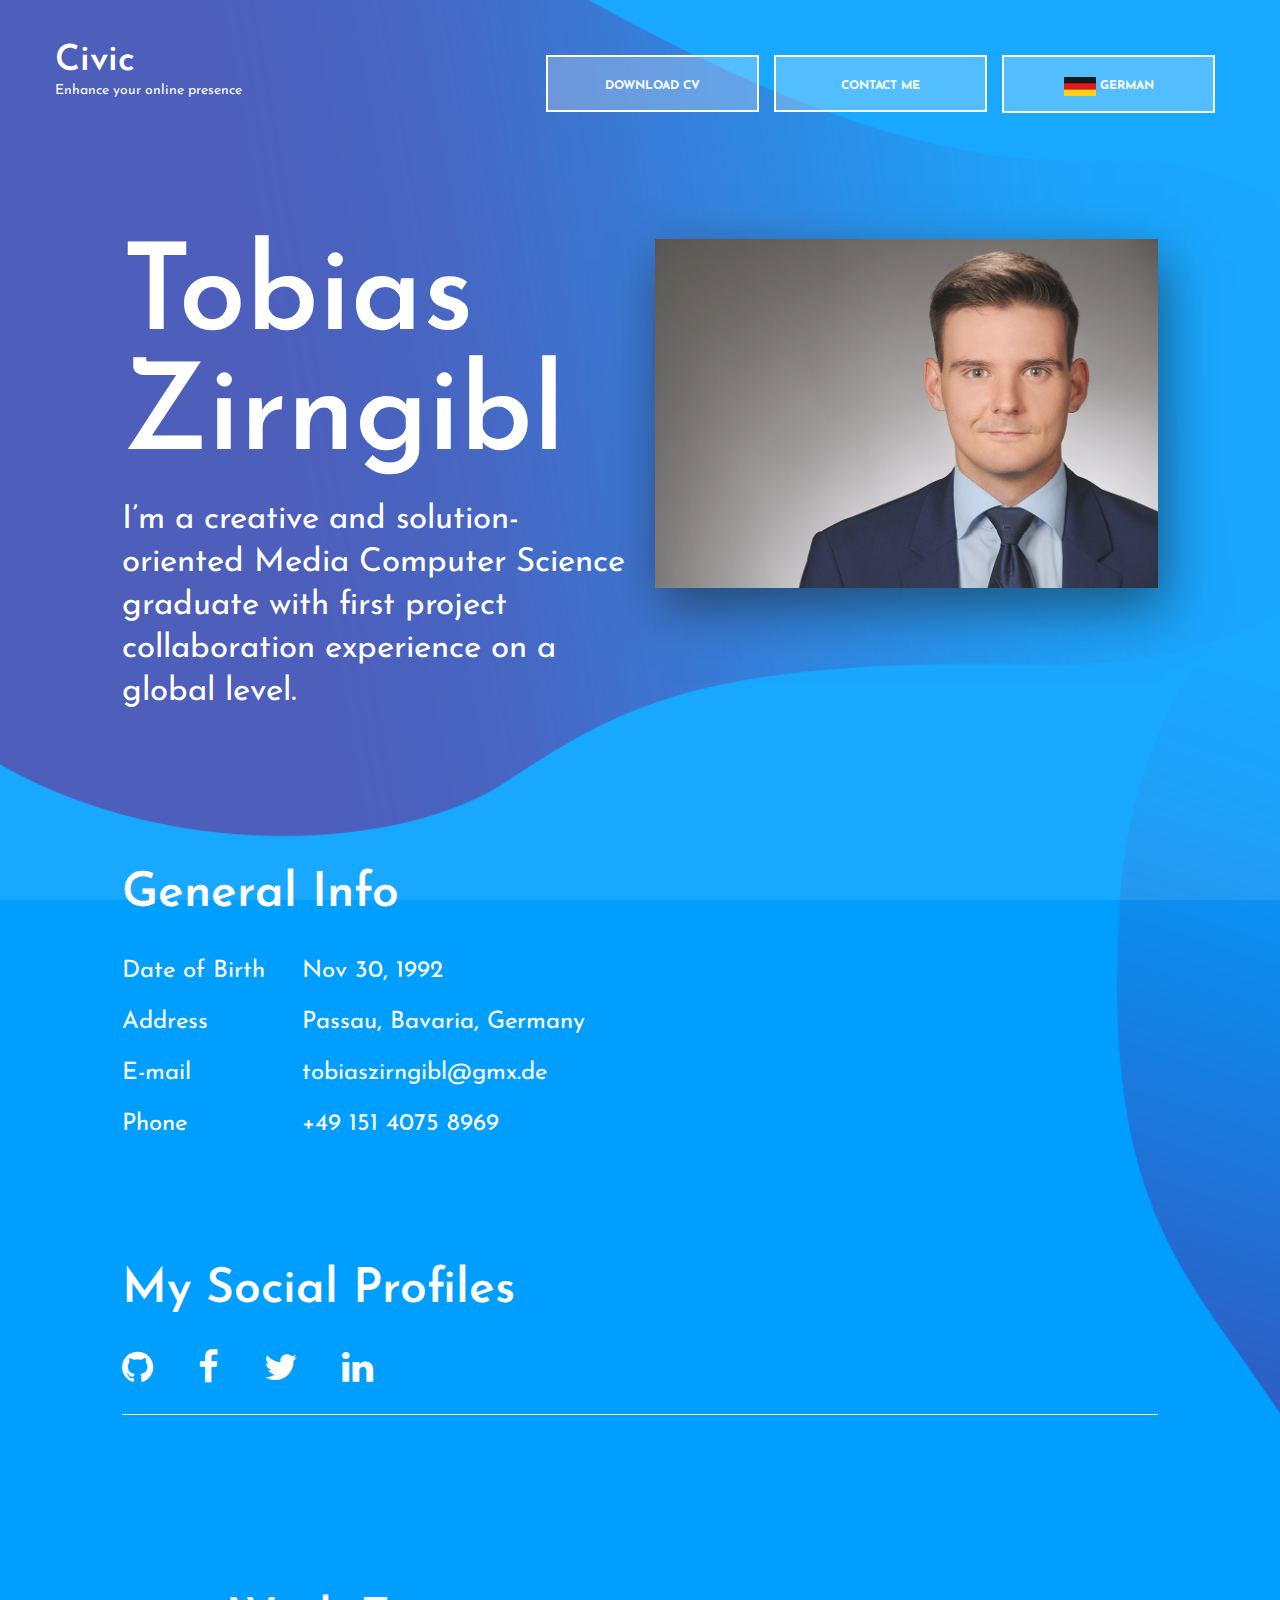
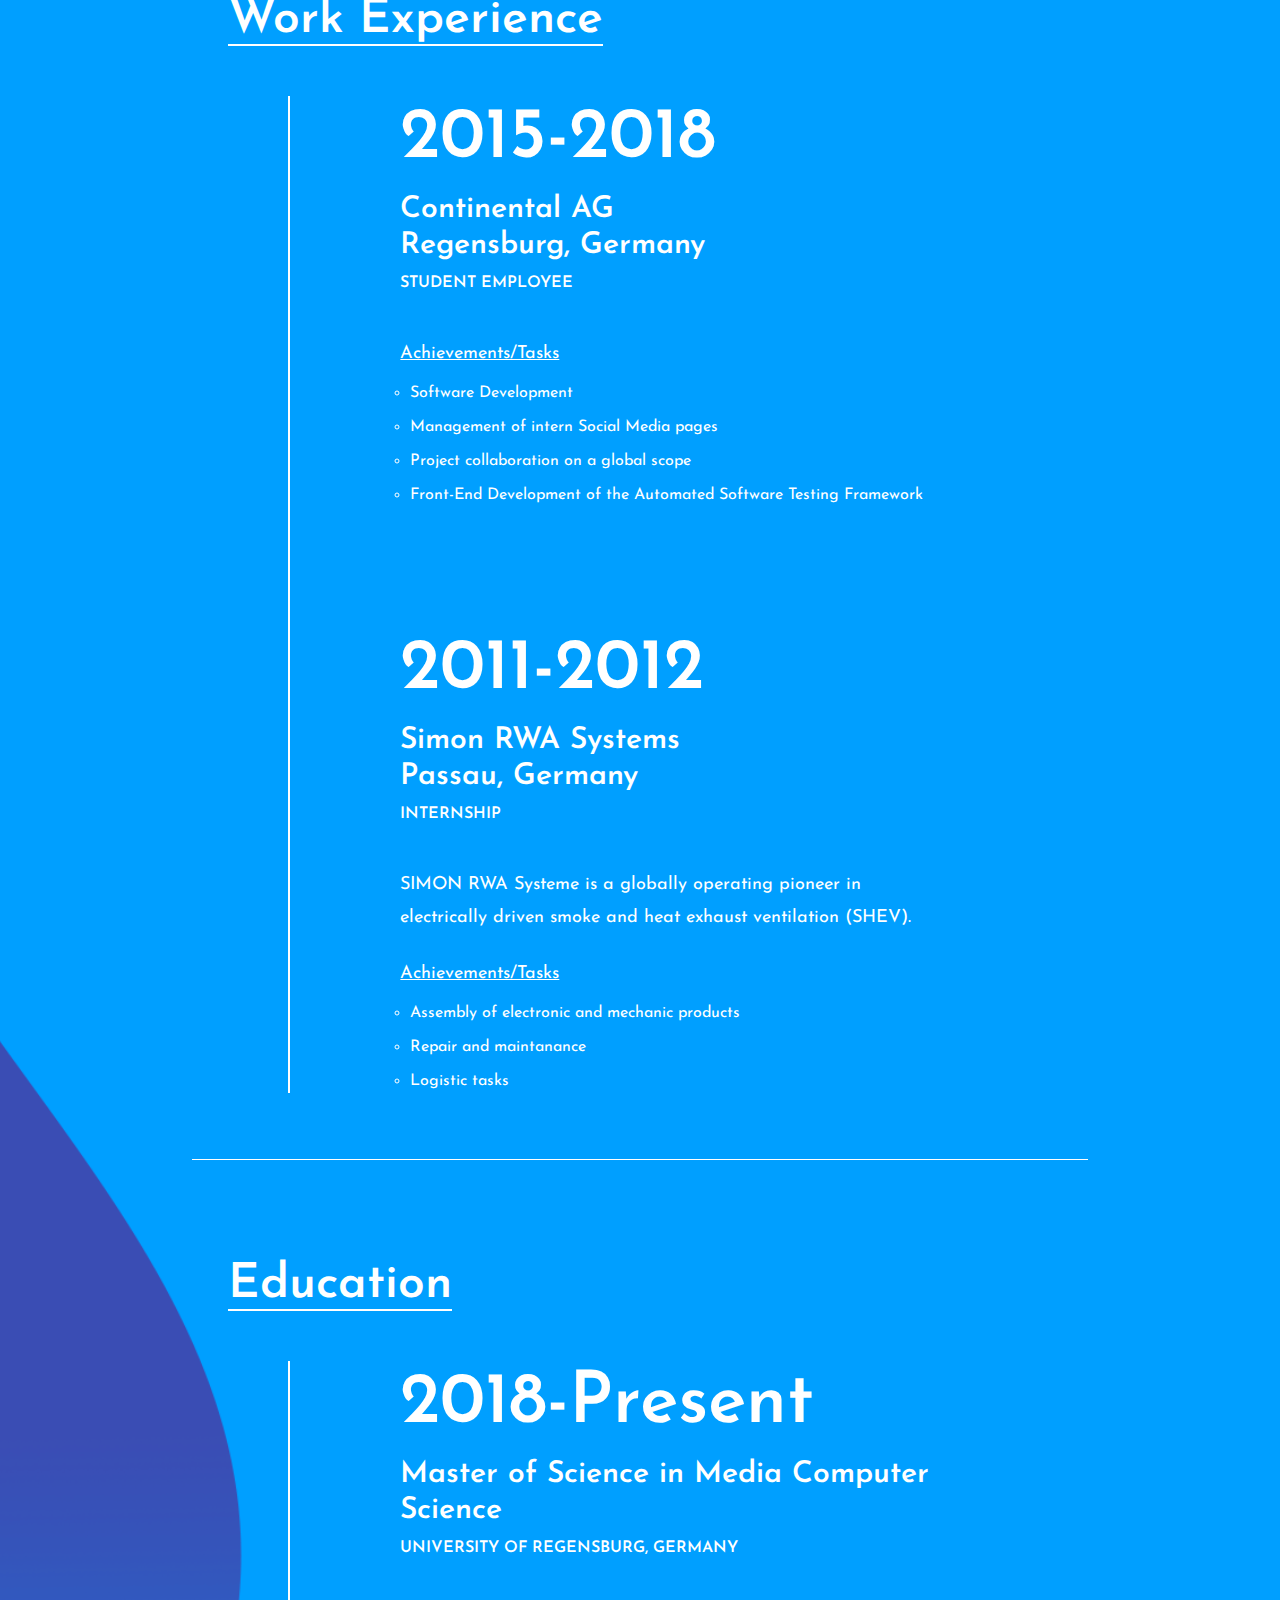
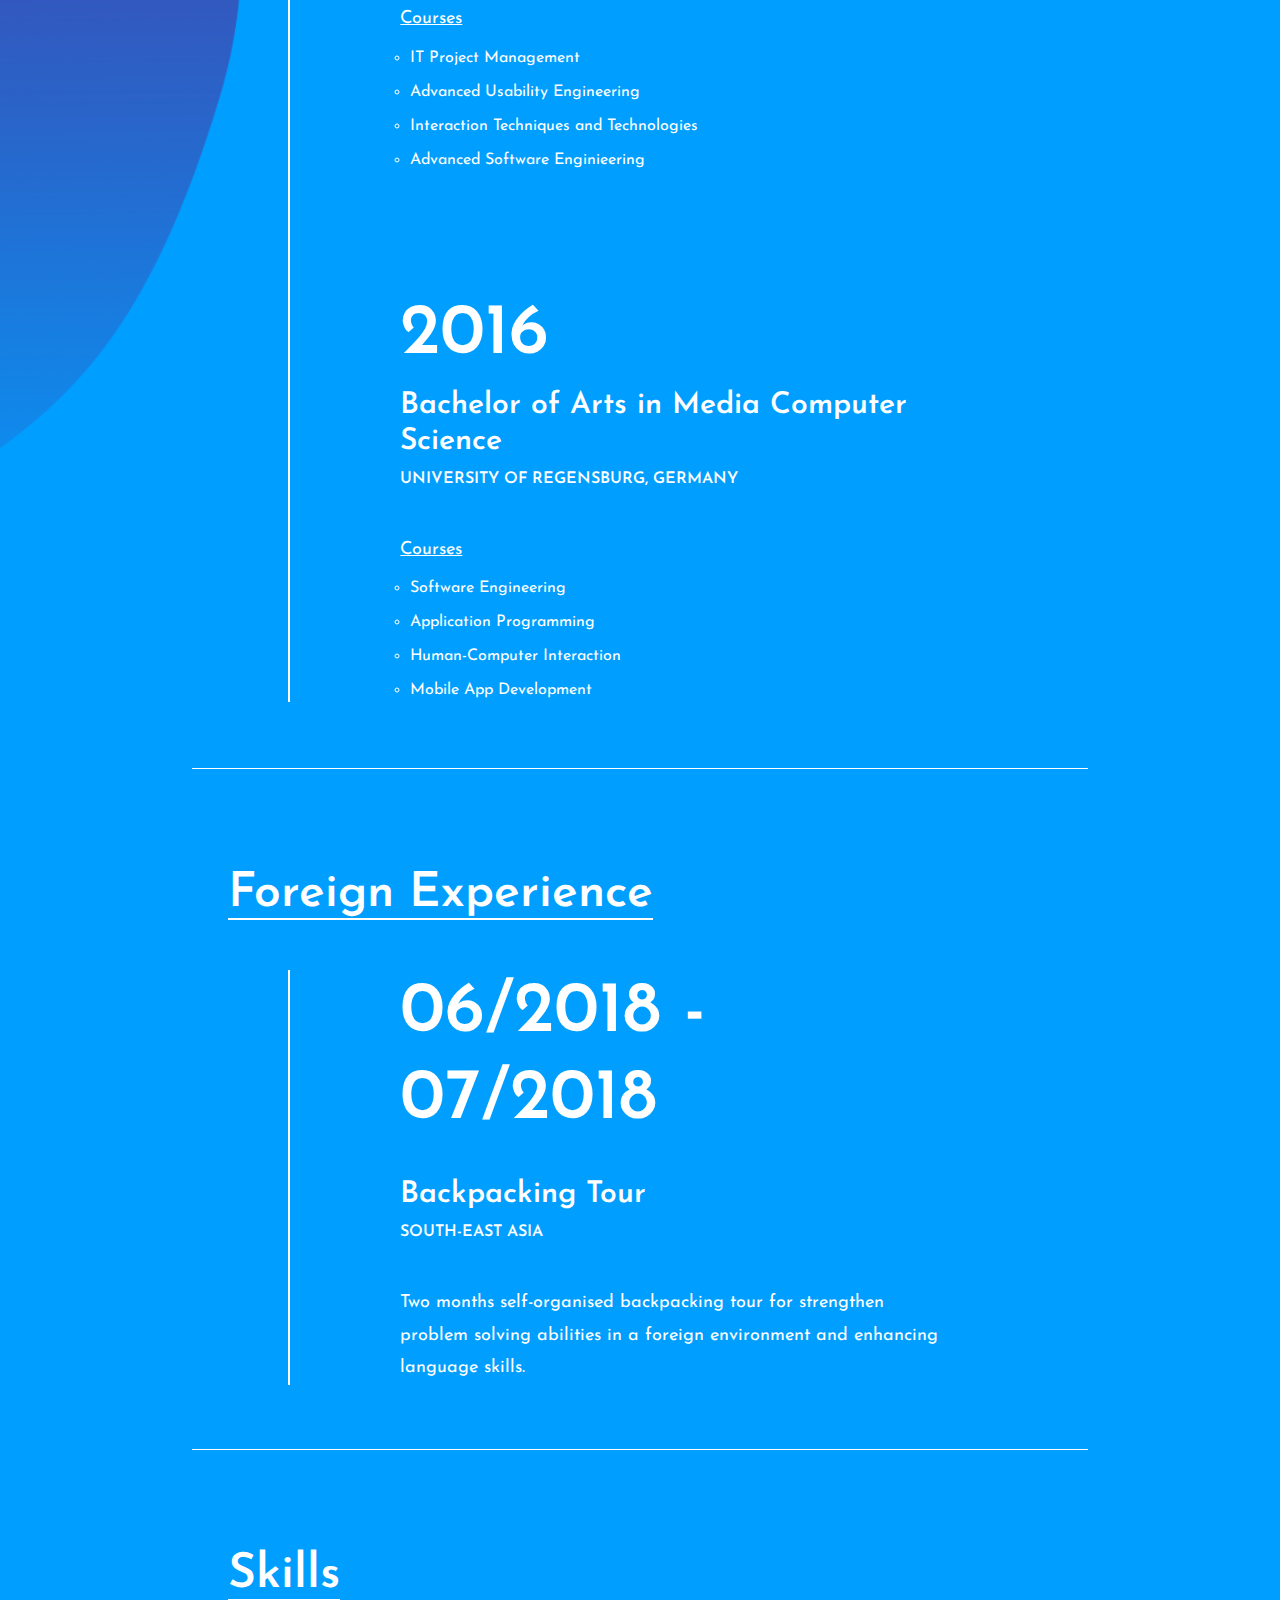
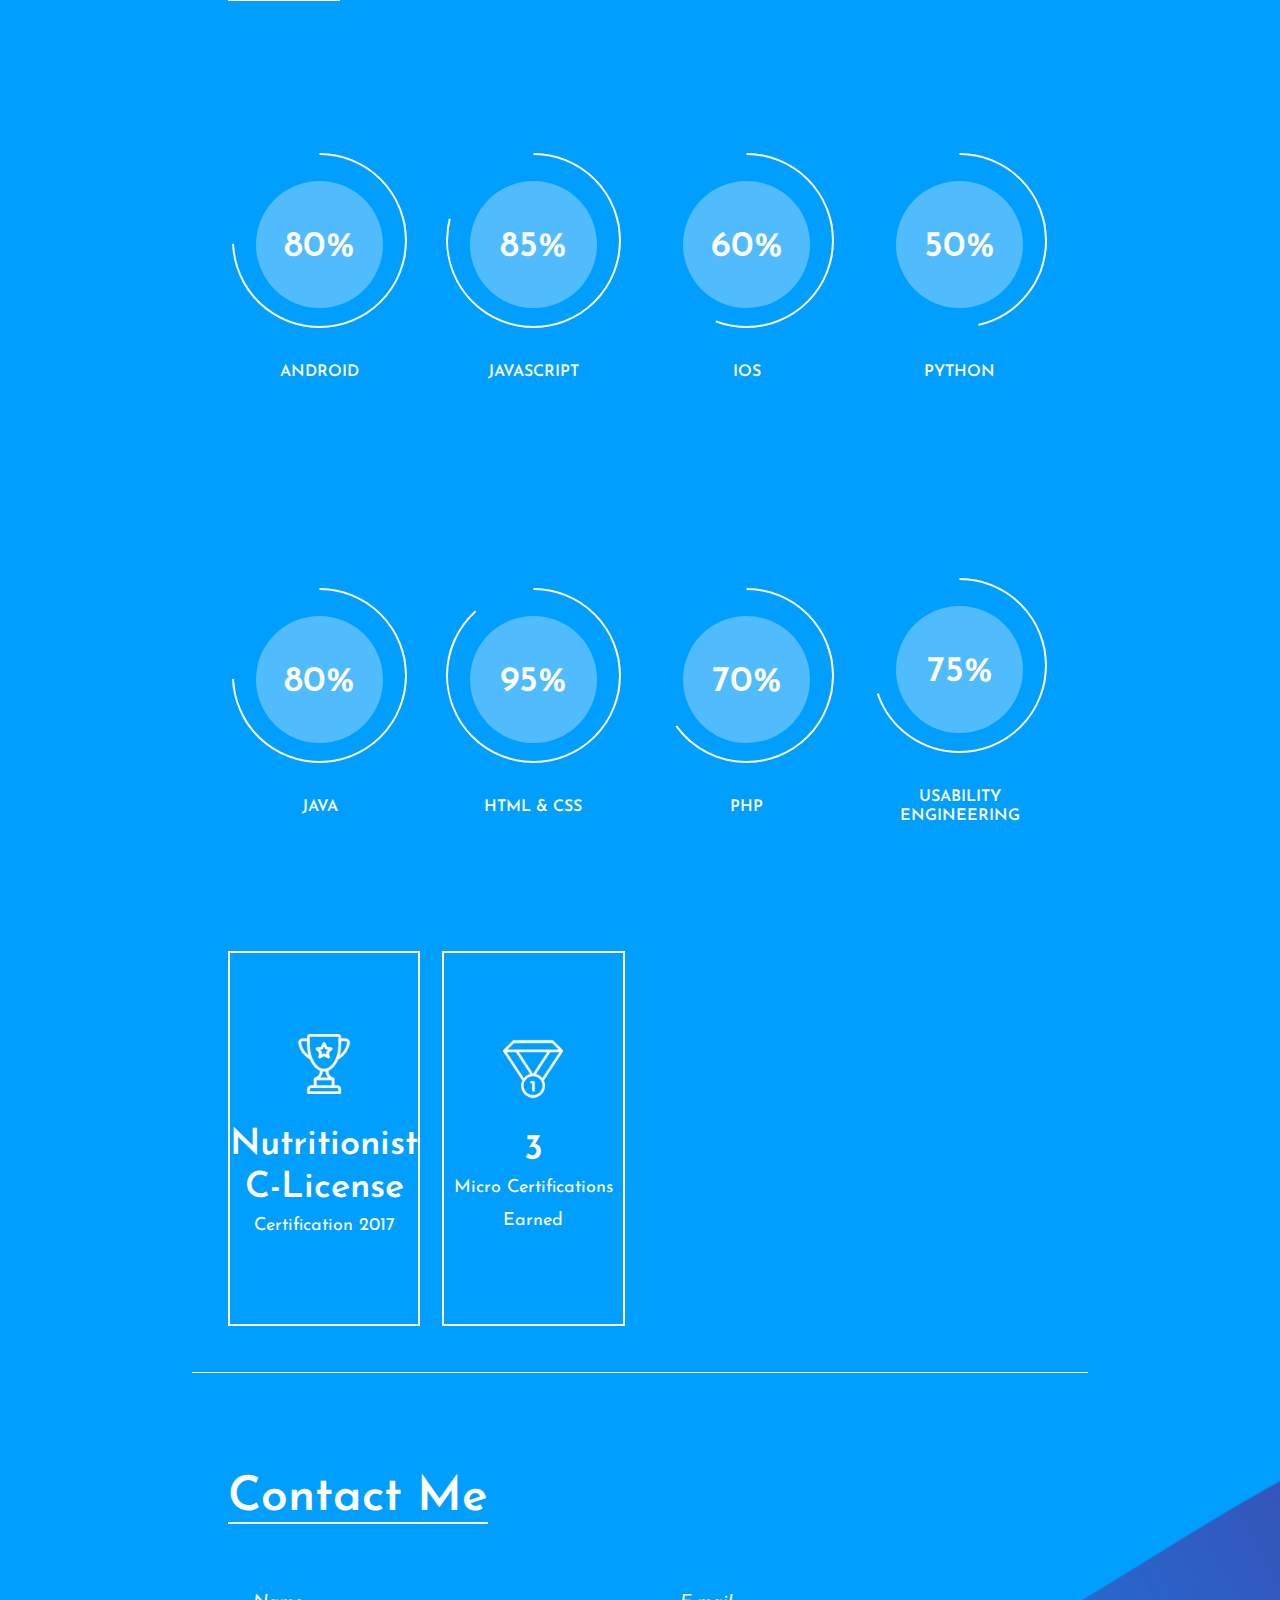
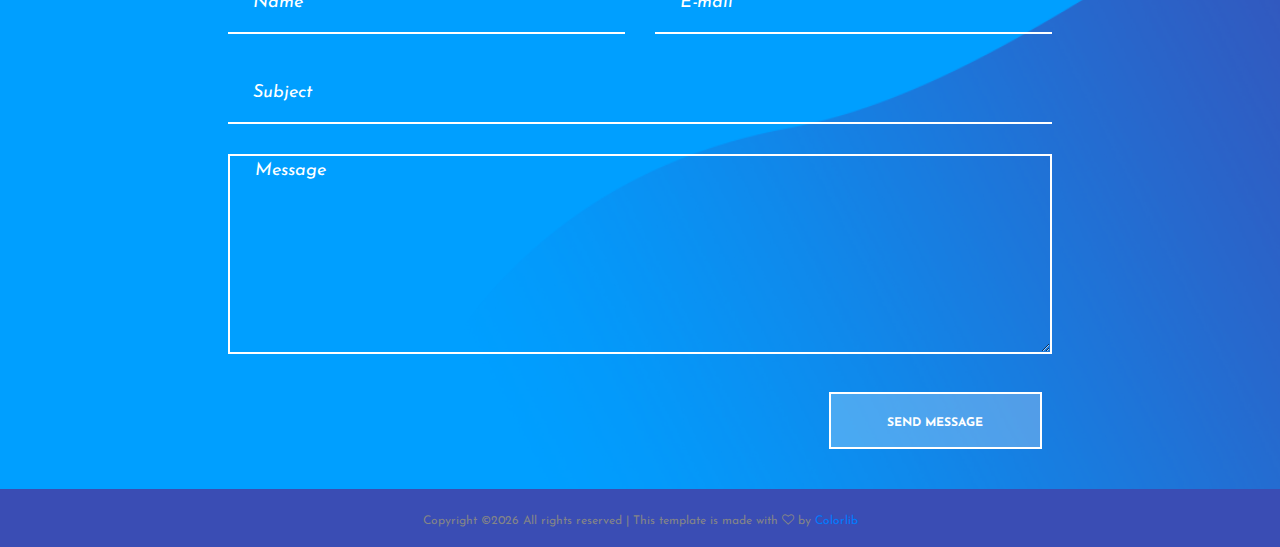
<file: index.html>
<!DOCTYPE html>
<html lang="en">
<head>
	<title>Civic - CV Resume</title>
	<meta charset="UTF-8">
	<meta name="description" content="Civic - CV Resume">
	<meta name="keywords" content="resume, civic, onepage, creative, html">
	<meta name="viewport" content="width=device-width, initial-scale=1.0">
	<!-- Favicon -->   
	<link href="img/favicon.ico" rel="shortcut icon"/>

	<!-- Google Fonts -->
	<link href="https://fonts.googleapis.com/css?family=Josefin+Sans:400,400i,600,600i,700" rel="stylesheet">

	<!-- Stylesheets -->
	<link rel="stylesheet" href="css/bootstrap.min.css"/>
	<link rel="stylesheet" href="css/font-awesome.min.css"/>
	<link rel="stylesheet" href="css/flaticon.css"/>
	<link rel="stylesheet" href="css/owl.carousel.css"/>
	<link rel="stylesheet" href="css/magnific-popup.css"/>
	<link rel="stylesheet" href="css/style.css"/>


	<!--[if lt IE 9]>
	  <script src="https://oss.maxcdn.com/html5shiv/3.7.2/html5shiv.min.js"></script>
	  <script src="https://oss.maxcdn.com/respond/1.4.2/respond.min.js"></script>
	<![endif]-->

</head>
<body>
	<!-- Page Preloder -->
	<div id="preloder">
		<div class="loader"></div>
	</div>
	
	<div class="home-two-style">
		<!-- Header section start -->
		<header class="header-section">
			<div class="container-fluid">
				<div class="row">
					<div class="col-md-4">
						<div class="site-logo">
							<h2><a href="#">Civic</a></h2>
							<p>Enhance your online presence</p>
						</div>
					</div>
					<div class="col-md-8 text-md-right header-buttons">
						   <a target="_blank" rel="noopener noreferrer" href="assets/Tobias%20Zirngibl%20CV%20English.pdf" class="site-btn">Download CV</a>
					       <a href="#contact" class="site-btn">Contact me</a>
                        
					       <a href="index_ger.html" class="site-btn"><img src="img/icon/germany-flag-icon-32.png"> German</a>
					</div>
				</div>
			</div>
		</header>
		<!-- Header section end -->

		<!-- Hero section start -->
		<section class="hero-section spad">
			<div class="container-fluid">
				<div class="row">
					<div class="col-xl-10 offset-xl-1">
						<div class="row">
							<div class="col-lg-6">
								<div class="hero-text">
									<h2>Tobias Zirngibl</h2>
									<p>I’m a creative and solution-oriented Media Computer Science graduate with first project collaboration experience on a global level.</p>
                        
								</div>
                                <br>
                                <br>
                                <br>
								<div class="hero-info">
									<h2>General Info</h2>
									<ul>
										<li><span>Date of Birth</span>Nov 30, 1992</li>
										<li><span>Address</span>Passau, Bavaria, Germany</li>
										<li><span>E-mail</span>tobiaszirngibl@gmx.de</li>
										<li><span>Phone </span>+49 151 4075 8969</li>
									</ul>
								</div>
							</div>
							<div class="col-lg-6 text-md-center">
								<figure class="hero-image">
									<img src="img/Zirngibl_Tobias_9184.JPG" alt="5">
								</figure>
							</div>
						</div>
					</div>
				</div>
			</div>
		</section>
		<!-- Hero section end -->


		<!-- Social links section start -->
		<div class="social-section">
			<div class="container-fluid">
				<div class="row">
					<div class="col-xl-10 offset-xl-1">
                        <h2 class="hidden-md hidden-sm">My Social Profiles</h2><br>
						<div class="social-link-warp">
							<div class="social-links">

								 <a href="https://github.com/tobiaszirngibl"><i class="fa fa-github"></i></a>
							     <a href="https://www.facebook.com/tobias.zirngibl.3?ref=br_rs"><i class="fa fa-facebook"></i></a>
							     <a href="https://twitter.com/zirngibltobias"><i class="fa fa-twitter"></i></a>
							     <a href="https://de.linkedin.com/in/tobias-zirngibl-620259150"><i class="fa fa-linkedin"></i></a>
                                							</div><hr>

						</div>
					</div>
				</div>
			</div>
		</div>	
		<!-- Social links section end -->

		<!-- Resume section start -->
		<section class="resume-section spad">
			<div class="container-fluid">
				<div class="row">
					<div class="col-xl-7 offset-xl-2">
						<div class="section-title">
							<h2>Work Experience</h2>
						</div>
						<ul class="resume-list">
							<li>
								<h2>2015-2018</h2>
								<h3>Continental AG</h3>
								<h3>Regensburg, Germany</h3>
								<h4>Student Employee</h4>
                                <p><u>Achievements/Tasks</u></p>
                                <ul class="task-list">
                                    <li class="task-list-item nodot">Software Development</li>
                                    <li class="task-list-item">Management of intern Social Media pages</li>
                                    <li class="task-list-item">Project collaboration on a global scope</li>
                                    <li class="task-list-item">Front-End Development of the Automated Software Testing Framework</li>
                                </ul>
                                
                        
							</li>
							<li>
								<h2>2011-2012</h2>
								<h3>Simon RWA Systems</h3>
                                <h3>Passau, Germany</h3>
								<h4>Internship</h4>
                                <p>SIMON RWA Systeme is a globally operating pioneer in electrically driven smoke and heat exhaust ventilation (SHEV).</p> 
                                <br><p><u>Achievements/Tasks</u></p>
                                <ul class="task-list">
                                    <li class="task-list-item nodot">Assembly of electronic and mechanic products</li>
                                    <li class="task-list-item">Repair and maintanance</li>
                                    <li class="task-list-item">Logistic tasks</li>
                                </ul>
								
							</li>
						</ul>

					</div>

                </div>

			</div>

		</section>
		<!-- Resume section end -->

		<!-- Resume section start -->
                            <hr width="70%">

        
		<section class="resume-section spad">

			<div class="container-fluid">
				<div class="row">
					<div class="col-xl-7 offset-xl-2">
						<div class="section-title">
							<h2>Education</h2>
						</div>
						<ul class="resume-list">
							<li>
								<h2>2018-Present</h2>
								<h3>Master of Science in Media Computer Science</h3>
								<h4>University of Regensburg, Germany</h4>
								<p><u>Courses</u></p>
                                <ul class="task-list">
                                    <li class="task-list-item nodot">IT Project Management</li>
                                    <li class="task-list-item">Advanced Usability Engineering</li>
                                    <li class="task-list-item">Interaction Techniques and Technologies</li>
                                    <li class="task-list-item">Advanced Software Enginieering</li>
                                </ul>
							</li>
							<li>
								<h2>2016</h2>
								<h3>Bachelor of Arts in Media Computer Science</h3>
								<h4>University of Regensburg, Germany</h4>
								<p><u>Courses</u></p>
                                <ul class="task-list">
                                    <li class="task-list-item nodot">Software Engineering</li>
                                    <li class="task-list-item">Application Programming</li>
                                    <li class="task-list-item">Human-Computer Interaction</li>
                                    <li class="task-list-item">Mobile App Development</li>
                                </ul>
							</li>
						</ul>
					</div>
				</div>
			</div>
		</section>
		<!-- Resume section end -->

		                            <hr width="70%">

		<!-- Review section start -->
		<section class="review-section spad pb-0">
			<div class="container-fluid">
				<div class="row">
					<div class="col-xl-7 offset-xl-2">
						<div class="section-title">
							<h2>Foreign Experience</h2>
						</div>
                        <ul class="resume-list">
                            <li>
						<h2>06/2018 - 07/2018</h2><br>
								<h3>Backpacking Tour</h3>
								<h4>South-East Asia</h4>
							<p>Two months self-organised backpacking tour for strengthen problem solving abilities in a foreign environment and enhancing language skills.</p>
                            </li>
                        </ul>
                        <br>
                        <br>
					</div>
				</div>
			</div>
		</section>
		<!-- Review section end -->
                            <hr width="70%">


		

		<!-- Extra section start -->
		<section class="extra-section spad pb-0">
			<div class="container-fluid">
				<div class="row">
					<div class="col-xl-8 offset-xl-2">
						<div class="section-title">
							<h2>Skills</h2>
						</div>
						<div class="row">
							<div class="col-lg-3 col-md-6">
								<div class="fact-box trans">
									<div class="fact-content">
										<div class="circle-progress">
											<div id="progress1" class="prog-circle"></div>
											<div class="progress-info">
												<h2>80%</h2>
											</div>
											<div class="prog-title">
												<h3>Android</h3>
											</div>			
										</div>
									</div>
								</div>
							</div>
							
                        <div class="col-lg-3 col-md-6">
								<div class="fact-box trans">
									<div class="fact-content">
										<div class="circle-progress">
											<div id="progress2" class="prog-circle"></div>
											<div class="progress-info">
												<h2>85%</h2>
											</div>
											<div class="prog-title">
												<h3>Javascript</h3>
											</div>			
										</div>
									</div>
								</div>
							</div>
                            <div class="col-lg-3 col-md-6">
								<div class="fact-box trans">
									<div class="fact-content">
										<div class="circle-progress">
											<div id="progress3" class="prog-circle"></div>
											<div class="progress-info">
												<h2>60%</h2>
											</div>
											<div class="prog-title">
												<h3>iOS</h3>
											</div>			
										</div>
									</div>
								</div>
							</div>
                            <div class="col-lg-3 col-md-6">
								<div class="fact-box trans">
									<div class="fact-content">
										<div class="circle-progress">
											<div id="progress4" class="prog-circle"></div>
											<div class="progress-info">
												<h2>50%</h2>
											</div>
											<div class="prog-title">
												<h3>Python</h3>
											</div>			
										</div>
									</div>
								</div>
							</div>
                        </div>
                        <div class="row">
                            <div class="col-lg-3 col-md-6">
								<div class="fact-box trans">
									<div class="fact-content">
										<div class="circle-progress">
											<div id="progress5" class="prog-circle"></div>
											<div class="progress-info">
												<h2>80%</h2>
											</div>
											<div class="prog-title">
												<h3>Java</h3>
											</div>			
										</div>
									</div>
								</div>
							</div>
                            <div class="col-lg-3 col-md-6">
								<div class="fact-box trans">
									<div class="fact-content">
										<div class="circle-progress">
											<div id="progress6" class="prog-circle"></div>
											<div class="progress-info">
												<h2>95%</h2>
											</div>
											<div class="prog-title">
												<h3>HTML & CSS</h3>
											</div>			
										</div>
									</div>
								</div>
							</div>
                             <div class="col-lg-3 col-md-6">
								<div class="fact-box trans">
									<div class="fact-content">
										<div class="circle-progress">
											<div id="progress7" class="prog-circle"></div>
											<div class="progress-info">
												<h2>70%</h2>
											</div>
											<div class="prog-title">
												<h3>PHP</h3>
											</div>			
										</div>
									</div>
								</div>
							</div>
                            <div class="col-lg-3 col-md-6">
								<div class="fact-box trans">
									<div class="fact-content">
										<div class="circle-progress">
											<div id="progress8" class="prog-circle"></div>
											<div class="progress-info">
												<h2>75%</h2>
											</div>
											<div class="prog-title">
												<h3>Usability Engineering</h3>
											</div>			
										</div>
									</div>
								</div>
							</div>
                        </div>
                        <div class="row">
                    
							<div class="col-lg-3 col-md-6">
								<div class="fact-box">
									<div class="fact-content">
										<img src="img/icon/1-w.png" alt="">
										<h2>Nutritionist C-License</h2>
										<p>Certification 2017</p>
									</div>
								</div>
							</div>
							<div class="col-lg-3 col-md-6">
								<div class="fact-box">
									<div class="fact-content">
										<img src="img/icon/2-w.png" alt="">
										<h2>3</h2>
										<p>Micro Certifications Earned</p>
									</div>
								</div>
							</div>
						</div>
					</div>
				</div>
			</div>
		</section>
		<!-- Extra section end -->

                                    <hr width="70%">

        
		<!-- Contact section start -->
		<section id="contact" class="contact-section spad">
			<div class="container-fluid">
				<div class="row">
					<div class="col-xl-8 offset-xl-2">
						<div class="section-title">
							<h2>Contact Me</h2>
						</div>
              <form class="contact-form" action="https://formspree.io/tobiaszirngibl@gmx.de" method="post">
							<div class="row">
								<div class="col-md-6">
									<input type="text"
                                           name="name" placeholder="Name">
								</div>
								<div class="col-md-6">
									<input type="email" 
                                           name="email"
                                           placeholder="E-mail">
								</div>
								<div class="col-md-12">
									<input type="text" 
                                           name="subject" placeholder="Subject">
									<textarea 
                                              name="message" placeholder="Message"></textarea>
                    
								</div>
							</div>
							<div class="text-md-right">
								<button type="submit" name="submit" class="site-btn">Send message</button>
							</div>
						</form>
					</div>
				</div>
			</div>
		</section>
		<!-- Contact section end -->

		<!-- Footer section start -->
		<footer class="footer-section">
			<div class="container text-center">
				<div class="copyright"><!-- Link back to Colorlib can't be removed. Template is licensed under CC BY 3.0. -->
Copyright &copy;<script>document.write(new Date().getFullYear());</script> All rights reserved | This template is made with <i class="fa fa-heart-o" aria-hidden="true"></i> by <a href="https://colorlib.com" target="_blank">Colorlib</a>
<!-- Link back to Colorlib can't be removed. Template is licensed under CC BY 3.0. -->
</div>
			</div>
		</footer>
		<!-- Footer section end -->
	</div>


	<!--====== Javascripts & Jquery ======-->
	<script src="js/jquery-2.1.4.min.js"></script>
	<script src="js/bootstrap.min.js"></script>
	<script src="js/owl.carousel.min.js"></script>
	<script src="js/magnific-popup.min.js"></script>
	<script src="js/circle-progress.min.js"></script>
	<script src="js/main.js"></script>
</body>
</html>
</file>
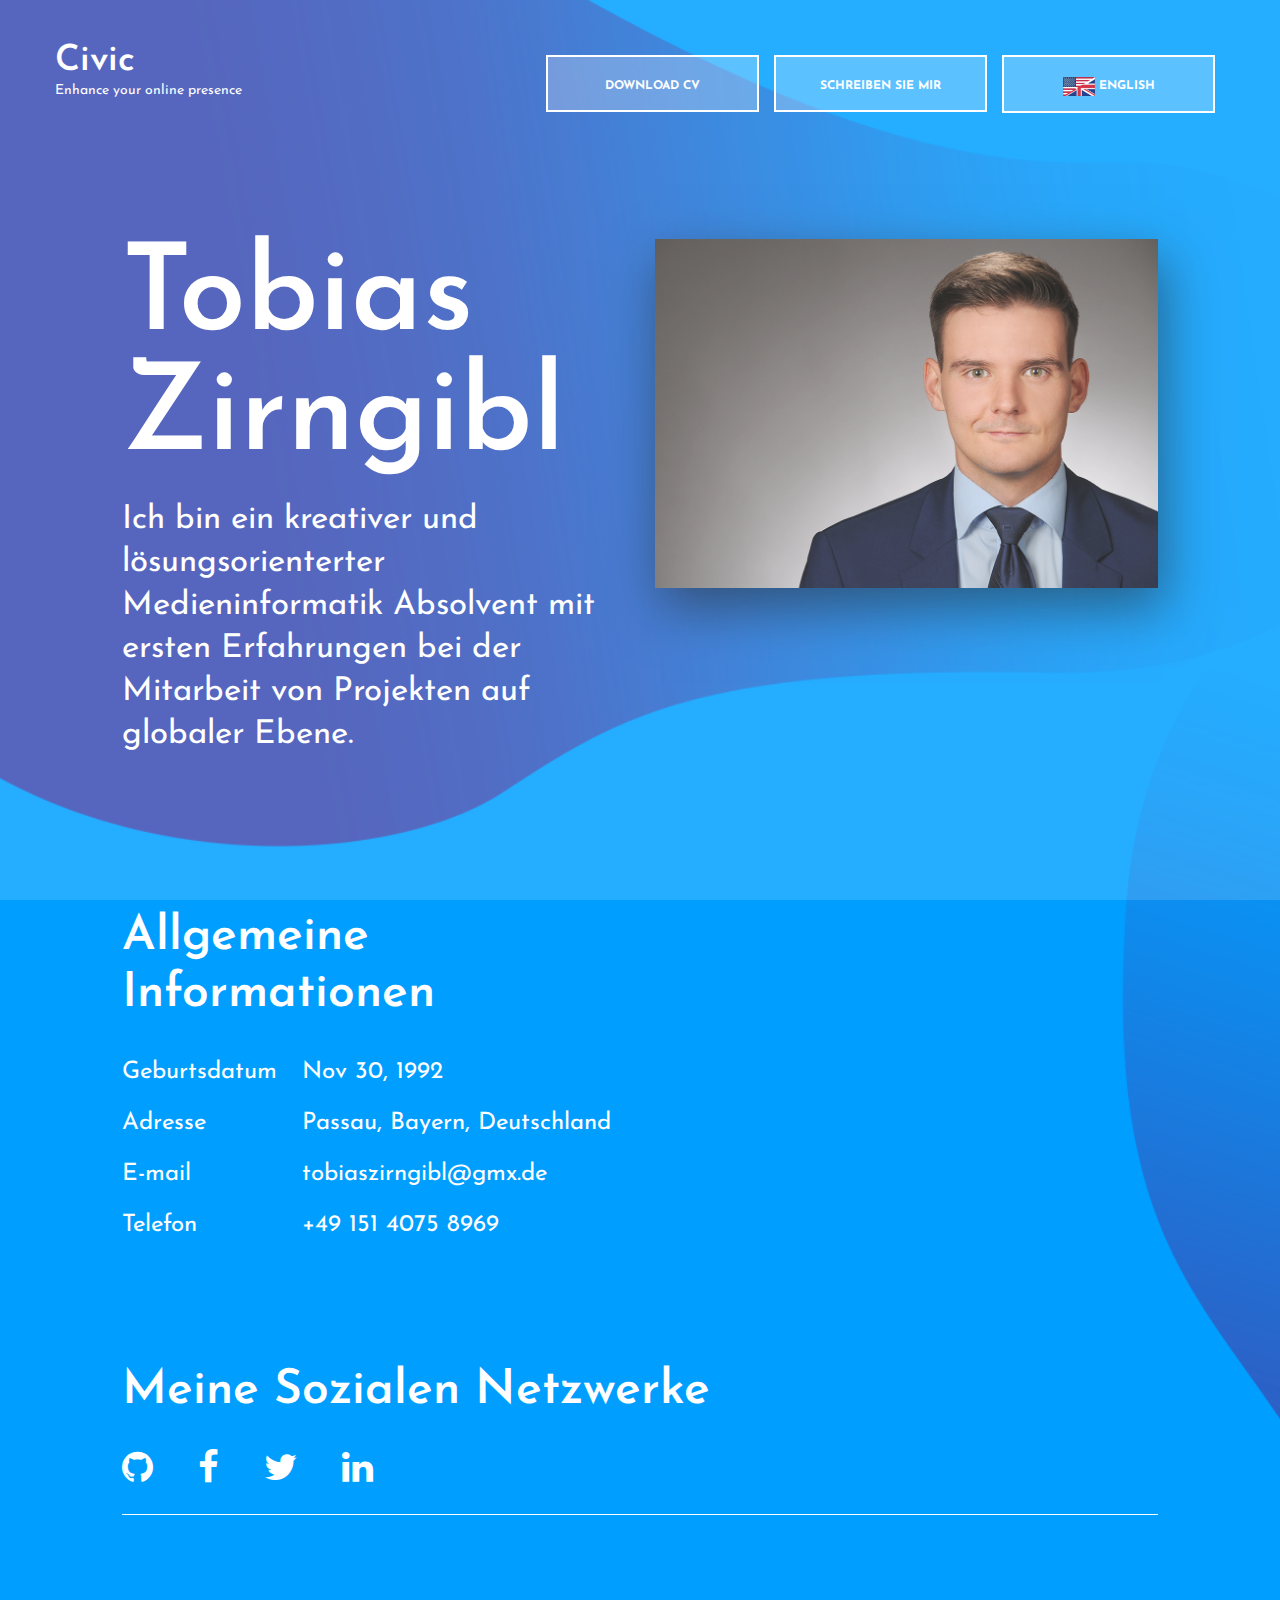
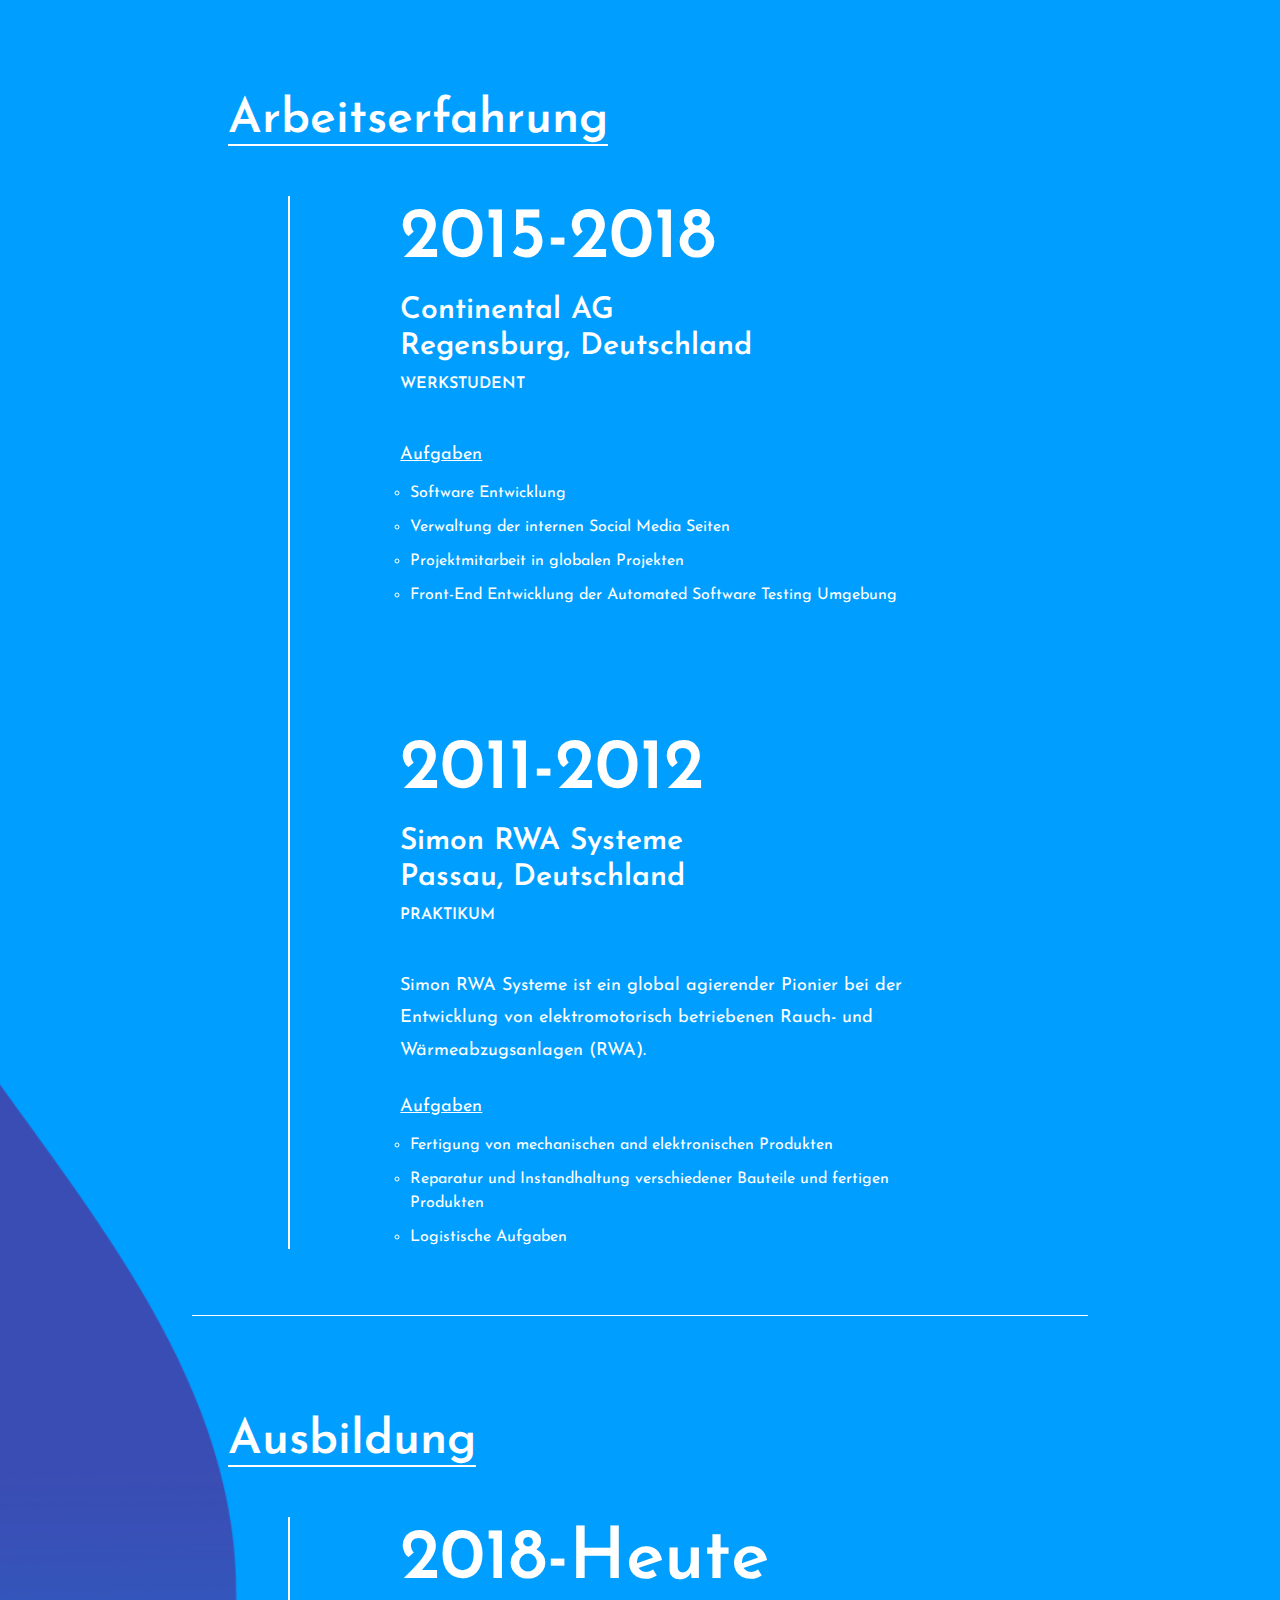
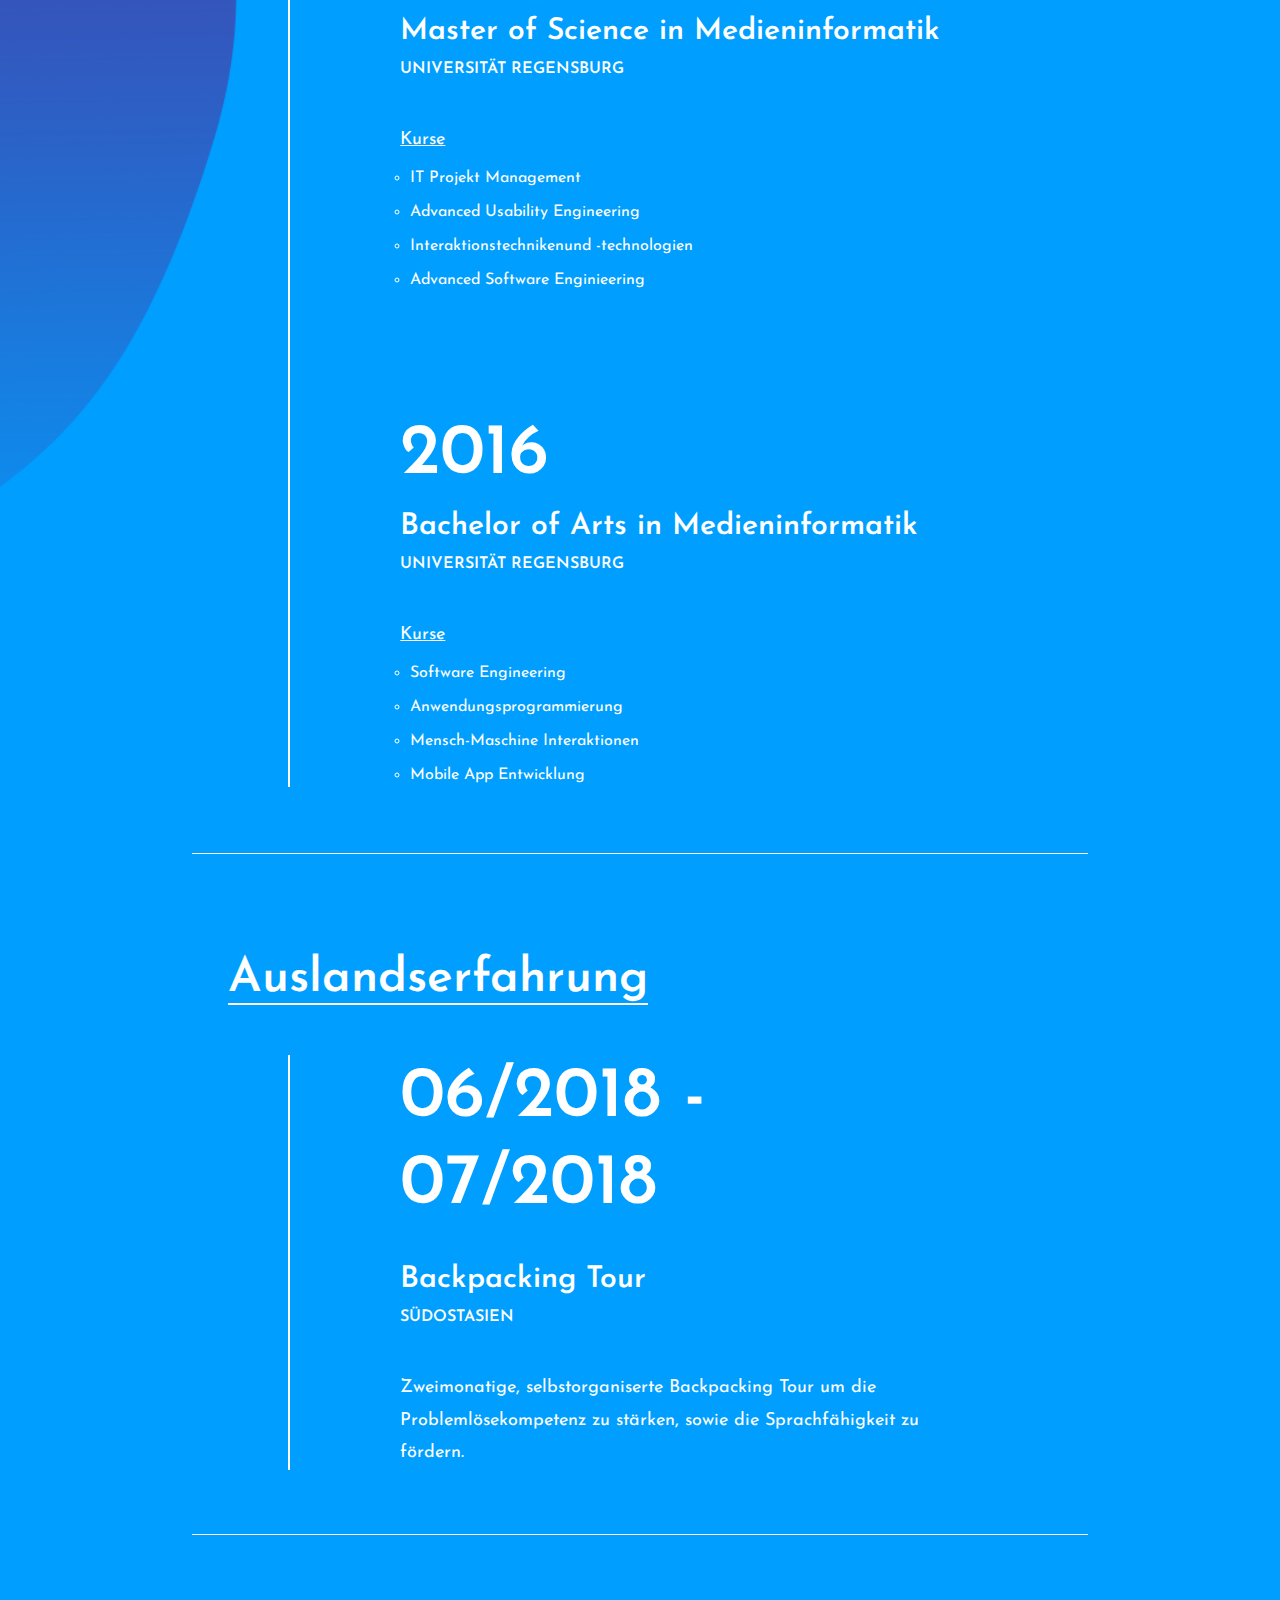
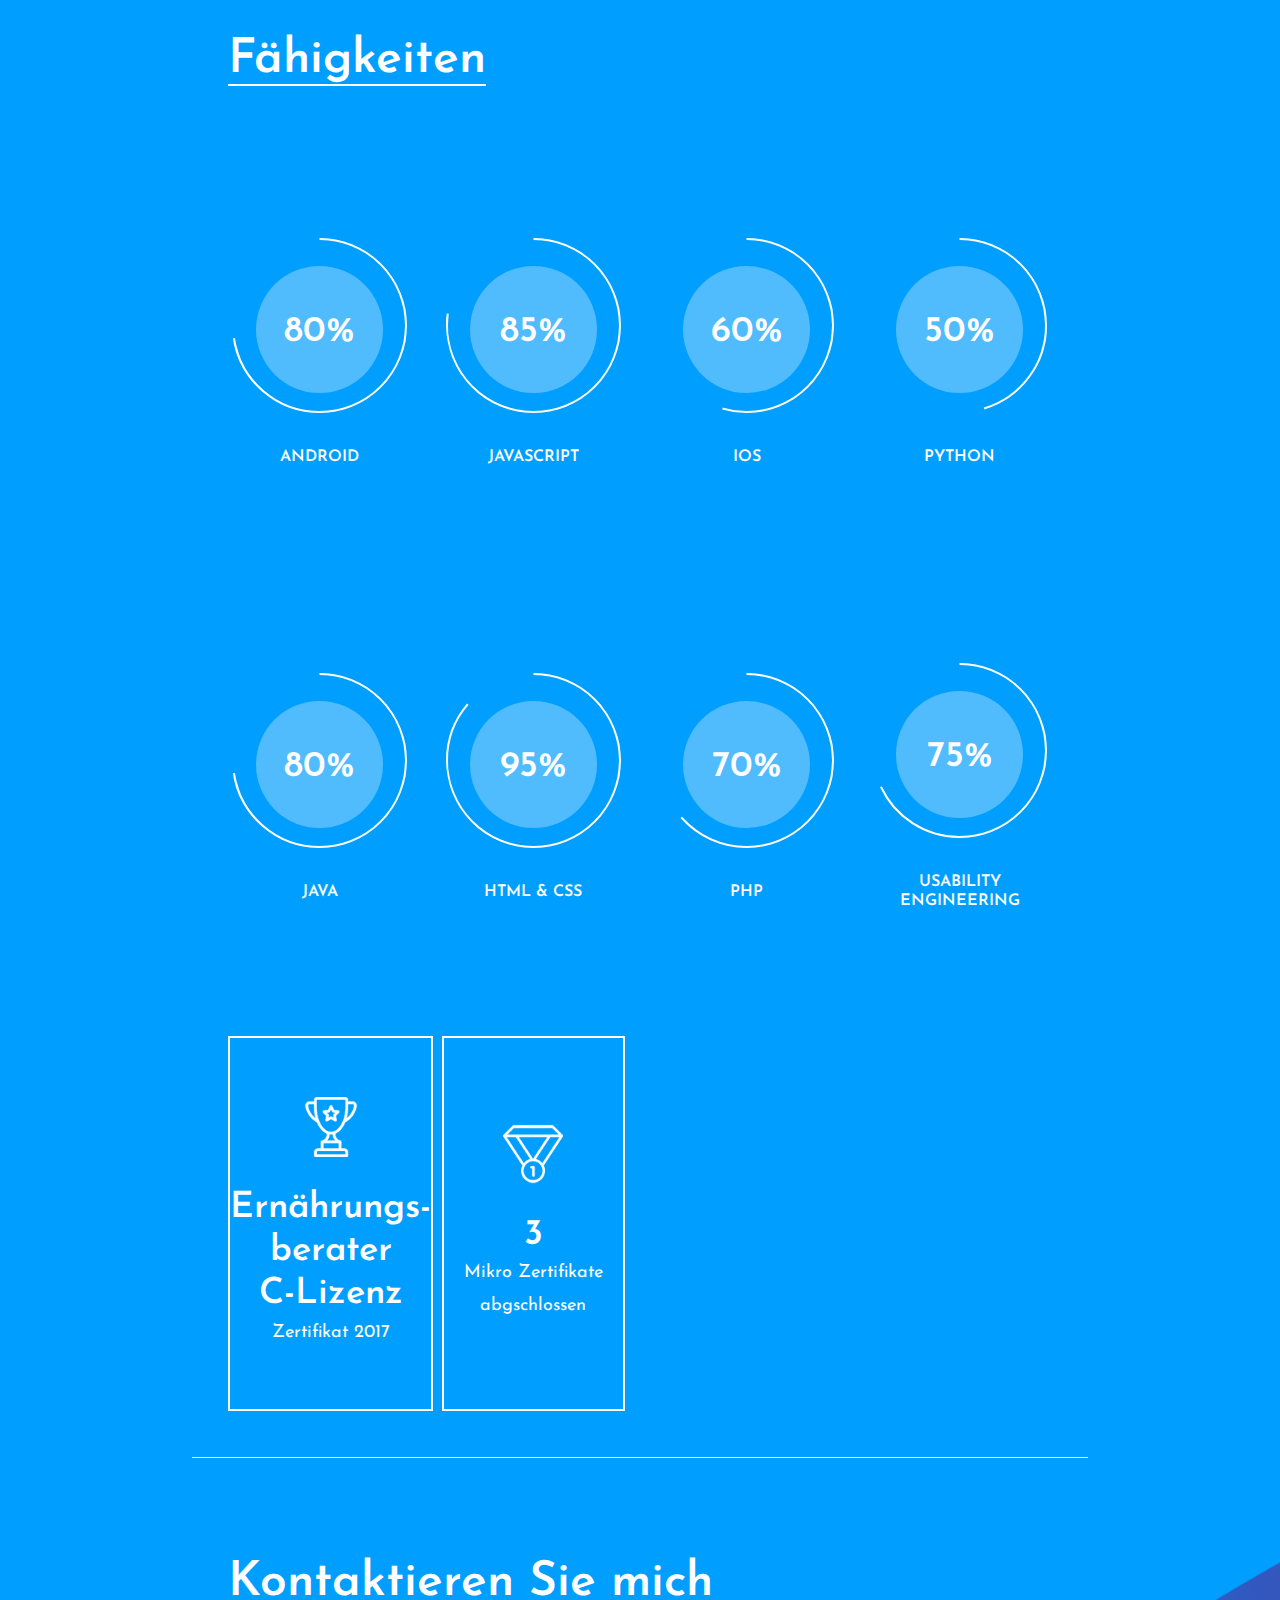
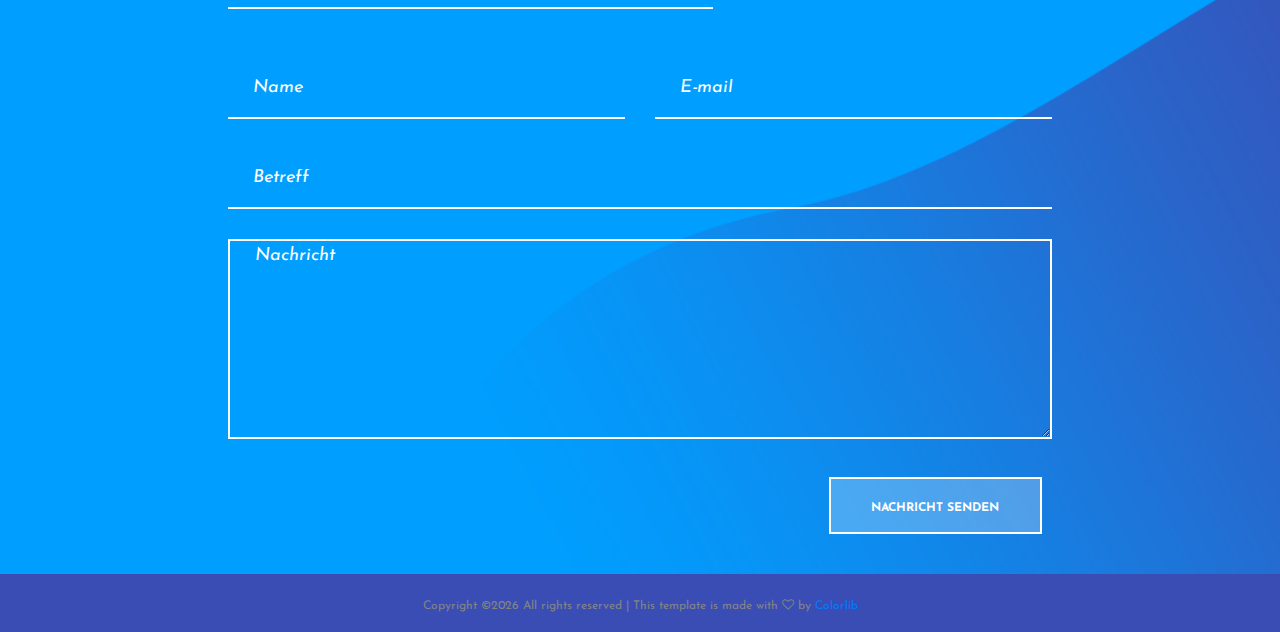
<file: index_ger.html>
<!DOCTYPE html>
<html lang="en">
<head>
	<title>Civic - CV Resume</title>
	<meta charset="UTF-8">
	<meta name="description" content="Civic - CV Resume">
	<meta name="keywords" content="resume, civic, onepage, creative, html">
	<meta name="viewport" content="width=device-width, initial-scale=1.0">
	<!-- Favicon -->   
	<link href="img/favicon.ico" rel="shortcut icon"/>

	<!-- Google Fonts -->
	<link href="https://fonts.googleapis.com/css?family=Josefin+Sans:400,400i,600,600i,700" rel="stylesheet">

	<!-- Stylesheets -->
	<link rel="stylesheet" href="css/bootstrap.min.css"/>
	<link rel="stylesheet" href="css/font-awesome.min.css"/>
	<link rel="stylesheet" href="css/flaticon.css"/>
	<link rel="stylesheet" href="css/owl.carousel.css"/>
	<link rel="stylesheet" href="css/magnific-popup.css"/>
	<link rel="stylesheet" href="css/style.css"/>


	<!--[if lt IE 9]>
	  <script src="https://oss.maxcdn.com/html5shiv/3.7.2/html5shiv.min.js"></script>
	  <script src="https://oss.maxcdn.com/respond/1.4.2/respond.min.js"></script>
	<![endif]-->

</head>
<body>
	<!-- Page Preloder -->
	<div id="preloder">
		<div class="loader"></div>
	</div>
	
	<div class="home-two-style">
		<!-- Header section start -->
		<header class="header-section">
			<div class="container-fluid">
				<div class="row">
					<div class="col-md-4">
						<div class="site-logo">
							<h2><a href="#">Civic</a></h2>
							<p>Enhance your online presence</p>
						</div>
					</div>
					<div class="col-md-8 text-md-right header-buttons">
						   <a target="_blank" rel="noopener noreferrer" href="assets/Tobias%20Zirngibl%20CV%20German.pdf" class="site-btn">Download CV</a>
					       <a href="#contact" class="site-btn">Schreiben Sie Mir</a>
                        
					       <a href="index.html" class="site-btn"><img height="19px" width="32px" src="img/icon/icon_eng.png"> English</a>
					</div>
				</div>
			</div>
		</header>
		<!-- Header section end -->

		<!-- Hero section start -->
		<section class="hero-section spad">
			<div class="container-fluid">
				<div class="row">
					<div class="col-xl-10 offset-xl-1">
						<div class="row">
							<div class="col-lg-6">
								<div class="hero-text">
									<h2>Tobias Zirngibl</h2>
									<p>Ich bin ein kreativer und lösungsorienterter Medieninformatik Absolvent mit ersten Erfahrungen bei der Mitarbeit von Projekten auf globaler Ebene.</p>
                        
								</div>
                                <br>
                                <br>
                                <br>
								<div class="hero-info">
									<h2>Allgemeine Informationen</h2>
									<ul>
										<li><span>Geburtsdatum</span>Nov 30, 1992</li>
										<li><span>Adresse</span>Passau, Bayern, Deutschland</li>
										<li><span>E-mail</span>tobiaszirngibl@gmx.de</li>
										<li><span>Telefon</span>+49 151 4075 8969</li>
									</ul>
								</div>
							</div>
							<div class="col-lg-6 text-md-center">
								<figure class="hero-image">
									<img src="img/Zirngibl_Tobias_9184.JPG" alt="5">
								</figure>
							</div>
						</div>
					</div>
				</div>
			</div>
		</section>
		<!-- Hero section end -->


		<!-- Social links section start -->
		<div class="social-section">
			<div class="container-fluid">
				<div class="row">
					<div class="col-xl-10 offset-xl-1">
                        <h2 class="hidden-md hidden-sm">Meine Sozialen Netzwerke</h2><br>
						<div class="social-link-warp">
							<div class="social-links">

								 <a href="https://github.com/tobiaszirngibl"><i class="fa fa-github"></i></a>
							     <a href="https://www.facebook.com/tobias.zirngibl.3?ref=br_rs"><i class="fa fa-facebook"></i></a>
							     <a href="https://twitter.com/zirngibltobias"><i class="fa fa-twitter"></i></a>
							     <a href="https://de.linkedin.com/in/tobias-zirngibl-620259150"><i class="fa fa-linkedin"></i></a>
                                							</div><hr>

						</div>
					</div>
				</div>
			</div>
		</div>	
		<!-- Social links section end -->

		<!-- Resume section start -->
		<section class="resume-section spad">
			<div class="container-fluid">
				<div class="row">
					<div class="col-xl-7 offset-xl-2">
						<div class="section-title">
							<h2>Arbeitserfahrung</h2>
						</div>
						<ul class="resume-list">
							<li>
								<h2>2015-2018</h2>
								<h3>Continental AG</h3>
								<h3>Regensburg, Deutschland</h3>
								<h4>Werkstudent</h4>
                                <p><u>Aufgaben</u></p>
                                <ul class="task-list">
                                    <li class="task-list-item nodot">Software Entwicklung</li>
                                    <li class="task-list-item">Verwaltung der internen Social Media Seiten</li>
                                    <li class="task-list-item">Projektmitarbeit in globalen Projekten</li>
                                    <li class="task-list-item">Front-End Entwicklung der Automated Software Testing Umgebung</li>
                                </ul>
							</li>
							<li>
								<h2>2011-2012</h2>
								<h3>Simon RWA Systeme</h3>
								 <h3>Passau, Deutschland</h3>
								<h4>Praktikum</h4>
                                <p>Simon RWA Systeme ist ein global agierender Pionier bei der Entwicklung von elektromotorisch betriebenen Rauch- und Wärmeabzugsanlagen (RWA).</p> 
                                <br><p><u>Aufgaben</u></p>
                                <ul class="task-list">
                                    <li class="task-list-item nodot">Fertigung von mechanischen and elektronischen Produkten</li>
                                    <li class="task-list-item">Reparatur und Instandhaltung verschiedener Bauteile und fertigen Produkten</li>
                                    <li class="task-list-item">Logistische Aufgaben</li>
                                </ul>
                            </li>
                        </ul>

					</div>

                </div>

			</div>

		</section>
		<!-- Resume section end -->

		<!-- Resume section start -->
                            <hr width="70%">

        
		<section class="resume-section spad">

			<div class="container-fluid">
				<div class="row">
					<div class="col-xl-7 offset-xl-2">
						<div class="section-title">
							<h2>Ausbildung</h2>
						</div>
						<ul class="resume-list">
							<li>
								<h2>2018-Heute</h2>
								<h3>Master of Science in Medieninformatik</h3>
								<h4>Universität Regensburg</h4>
								<p><u>Kurse</u></p>
                                <ul class="task-list">
                                    <li class="task-list-item nodot">IT Projekt Management</li>
                                    <li class="task-list-item">Advanced Usability Engineering</li>
                                    <li class="task-list-item">Interaktionstechnikenund -technologien</li>
                                    <li class="task-list-item">Advanced Software Enginieering</li>
                                </ul>
							</li>
							<li>
								<h2>2016</h2>
								<h3>Bachelor of Arts in Medieninformatik</h3>
								<h4>Universität Regensburg</h4>
								<p><u>Kurse</u></p>
                                <ul class="task-list">
                                    <li class="task-list-item nodot">Software Engineering</li>
                                    <li class="task-list-item">Anwendungsprogrammierung</li>
                                    <li class="task-list-item">Mensch-Maschine Interaktionen</li>
                                    <li class="task-list-item">Mobile App Entwicklung</li>
                                </ul>
							</li>
						</ul>
					</div>
				</div>
			</div>
		</section>
		<!-- Resume section end -->

		                            <hr width="70%">

		<!-- Review section start -->
		<section class="review-section spad pb-0">
			<div class="container-fluid">
				<div class="row">
					<div class="col-xl-7 offset-xl-2">
						<div class="section-title">
							<h2>Auslandserfahrung</h2>
						</div>
                        <ul class="resume-list">
                            <li>
						<h2>06/2018 - 07/2018</h2><br>
								<h3>Backpacking Tour</h3>
								<h4>Südostasien</h4>
							<p>Zweimonatige, selbstorganiserte Backpacking Tour um die Problemlösekompetenz zu stärken, sowie die Sprachfähigkeit zu fördern.</p>
                            </li>
                        </ul>
                        <br>
                        <br>
					</div>
				</div>
			</div>
		</section>
		<!-- Review section end -->
                            <hr width="70%">


		

		<!-- Extra section start -->
		<section class="extra-section spad pb-0">
			<div class="container-fluid">
				<div class="row">
					<div class="col-xl-8 offset-xl-2">
						<div class="section-title">
							<h2>Fähigkeiten</h2>
						</div>
						<div class="row">
							<div class="col-lg-3 col-md-6">
								<div class="fact-box trans">
									<div class="fact-content">
										<div class="circle-progress">
											<div id="progress1" class="prog-circle"></div>
											<div class="progress-info">
												<h2>80%</h2>
											</div>
											<div class="prog-title">
												<h3>Android</h3>
											</div>			
										</div>
									</div>
								</div>
							</div>
							
                        <div class="col-lg-3 col-md-6">
								<div class="fact-box trans">
									<div class="fact-content">
										<div class="circle-progress">
											<div id="progress2" class="prog-circle"></div>
											<div class="progress-info">
												<h2>85%</h2>
											</div>
											<div class="prog-title">
												<h3>Javascript</h3>
											</div>			
										</div>
									</div>
								</div>
							</div>
                            <div class="col-lg-3 col-md-6">
								<div class="fact-box trans">
									<div class="fact-content">
										<div class="circle-progress">
											<div id="progress3" class="prog-circle"></div>
											<div class="progress-info">
												<h2>60%</h2>
											</div>
											<div class="prog-title">
												<h3>iOS</h3>
											</div>			
										</div>
									</div>
								</div>
							</div>
                            <div class="col-lg-3 col-md-6">
								<div class="fact-box trans">
									<div class="fact-content">
										<div class="circle-progress">
											<div id="progress4" class="prog-circle"></div>
											<div class="progress-info">
												<h2>50%</h2>
											</div>
											<div class="prog-title">
												<h3>Python</h3>
											</div>			
										</div>
									</div>
								</div>
							</div>
                        </div>
                        <div class="row">
                            <div class="col-lg-3 col-md-6">
								<div class="fact-box trans">
									<div class="fact-content">
										<div class="circle-progress">
											<div id="progress5" class="prog-circle"></div>
											<div class="progress-info">
												<h2>80%</h2>
											</div>
											<div class="prog-title">
												<h3>Java</h3>
											</div>			
										</div>
									</div>
								</div>
							</div>
                            <div class="col-lg-3 col-md-6">
								<div class="fact-box trans">
									<div class="fact-content">
										<div class="circle-progress">
											<div id="progress6" class="prog-circle"></div>
											<div class="progress-info">
												<h2>95%</h2>
											</div>
											<div class="prog-title">
												<h3>HTML & CSS</h3>
											</div>			
										</div>
									</div>
								</div>
							</div>
                             <div class="col-lg-3 col-md-6">
								<div class="fact-box trans">
									<div class="fact-content">
										<div class="circle-progress">
											<div id="progress7" class="prog-circle"></div>
											<div class="progress-info">
												<h2>70%</h2>
											</div>
											<div class="prog-title">
												<h3>PHP</h3>
											</div>			
										</div>
									</div>
								</div>
							</div>
                            <div class="col-lg-3 col-md-6">
								<div class="fact-box trans">
									<div class="fact-content">
										<div class="circle-progress">
											<div id="progress8" class="prog-circle"></div>
											<div class="progress-info">
												<h2>75%</h2>
											</div>
											<div class="prog-title">
												<h3>Usability Engineering</h3>
											</div>			
										</div>
									</div>
								</div>
							</div>
                        </div>
                        <div class="row">
                    
							<div class="col-lg-3 col-md-6">
								<div class="fact-box">
									<div class="fact-content">
										<img src="img/icon/1-w.png" alt="">
										<h2>Ernährungs-<br>berater<br> C-Lizenz</h2>
										<p>Zertifikat 2017</p>
									</div>
								</div>
							</div>
							<div class="col-lg-3 col-md-6">
								<div class="fact-box">
									<div class="fact-content">
										<img src="img/icon/2-w.png" alt="">
										<h2>3</h2>
										<p>Mikro Zertifikate abgschlossen</p>
									</div>
								</div>
							</div>
						</div>
					</div>
				</div>
			</div>
		</section>
		<!-- Extra section end -->

                                    <hr width="70%">

        
		<!-- Contact section start -->
		<section id="contact" class="contact-section spad">
			<div class="container-fluid">
				<div class="row">
					<div class="col-xl-8 offset-xl-2">
						<div class="section-title">
							<h2>Kontaktieren Sie mich</h2>
						</div>
						 <form class="contact-form" action="https://formspree.io/tobiaszirngibl@gmx.de" method="post">
							<div class="row">
								<div class="col-md-6">
									<input type="text"
                                           name="name" placeholder="Name">
								</div>
								<div class="col-md-6">
									<input type="text"
                                           name="email" placeholder="E-mail">
								</div>
								<div class="col-md-12">
									<input type="text"
                                           name="subject" placeholder="Betreff">
									<textarea 
                                               name="message" placeholder="Nachricht"></textarea>
								</div>
							</div>
							<div class="text-md-right">
								<button type="submit" name="submit" class="site-btn">Nachricht senden</button>
							</div>
						</form>
					</div>
				</div>
			</div>
		</section>
		<!-- Contact section end -->

		<!-- Footer section start -->
		<footer class="footer-section">
			<div class="container text-center">
				<div class="copyright"><!-- Link back to Colorlib can't be removed. Template is licensed under CC BY 3.0. -->
Copyright &copy;<script>document.write(new Date().getFullYear());</script> All rights reserved | This template is made with <i class="fa fa-heart-o" aria-hidden="true"></i> by <a href="https://colorlib.com" target="_blank">Colorlib</a>
<!-- Link back to Colorlib can't be removed. Template is licensed under CC BY 3.0. -->
</div>
			</div>
		</footer>
		<!-- Footer section end -->
	</div>


	<!--====== Javascripts & Jquery ======-->
	<script src="js/jquery-2.1.4.min.js"></script>
	<script src="js/bootstrap.min.js"></script>
	<script src="js/owl.carousel.min.js"></script>
	<script src="js/magnific-popup.min.js"></script>
	<script src="js/circle-progress.min.js"></script>
	<script src="js/main.js"></script>
</body>
</html>
</file>
<file: css/flaticon.css>
/*
  	Flaticon icon font: Flaticon
  	Creation date: 11/12/2017 08:10
  	*/

@font-face {
  font-family: "Flaticon";
  src: url("../icon-fonts/Flaticon.eot");
  src: url("../icon-fonts/Flaticon.eot?#iefix") format("embedded-opentype"),
       url("../icon-fonts/Flaticon.woff") format("woff"),
       url(".../icon-fonts/Flaticon.ttf") format("truetype"),
       url("../icon-fonts/Flaticon.svg#Flaticon") format("svg");
  font-weight: normal;
  font-style: normal;
}

@media screen and (-webkit-min-device-pixel-ratio:0) {
  @font-face {
    font-family: "Flaticon";
    src: url("../icon-fonts/Flaticon.svg#Flaticon") format("svg");
  }
}

[class^="flaticon-"]:before, [class*=" flaticon-"]:before,
[class^="flaticon-"]:after, [class*=" flaticon-"]:after {   
  font-family: Flaticon;
  font-style: normal;
}

.flaticon-001-yoga:before { content: "\f100"; }
.flaticon-002-writing:before { content: "\f101"; }
.flaticon-003-weightlifting:before { content: "\f102"; }
.flaticon-004-cinema:before { content: "\f103"; }
.flaticon-005-game-console:before { content: "\f104"; }
.flaticon-006-swimming:before { content: "\f105"; }
.flaticon-007-sports:before { content: "\f106"; }
.flaticon-008-karaoke:before { content: "\f107"; }
.flaticon-009-sewing-2:before { content: "\f108"; }
.flaticon-010-snorkel:before { content: "\f109"; }
.flaticon-011-reading:before { content: "\f10a"; }
.flaticon-012-quilt:before { content: "\f10b"; }
.flaticon-013-chess-1:before { content: "\f10c"; }
.flaticon-014-poker:before { content: "\f10d"; }
.flaticon-015-photo-camera:before { content: "\f10e"; }
.flaticon-016-canvas:before { content: "\f10f"; }
.flaticon-017-model:before { content: "\f110"; }
.flaticon-018-music-player:before { content: "\f111"; }
.flaticon-019-knitting:before { content: "\f112"; }
.flaticon-020-kite:before { content: "\f113"; }
.flaticon-021-necklace:before { content: "\f114"; }
.flaticon-022-hiking:before { content: "\f115"; }
.flaticon-023-toast:before { content: "\f116"; }
.flaticon-024-gardening:before { content: "\f117"; }
.flaticon-025-fishing:before { content: "\f118"; }
.flaticon-026-sewing-1:before { content: "\f119"; }
.flaticon-027-drum-set:before { content: "\f11a"; }
.flaticon-028-sewing:before { content: "\f11b"; }
.flaticon-029-dancing:before { content: "\f11c"; }
.flaticon-030-crossword:before { content: "\f11d"; }
.flaticon-031-crochet:before { content: "\f11e"; }
.flaticon-032-cooking:before { content: "\f11f"; }
.flaticon-033-coin:before { content: "\f120"; }
.flaticon-034-pottery:before { content: "\f121"; }
.flaticon-035-tent:before { content: "\f122"; }
.flaticon-036-chess:before { content: "\f123"; }
</file>
<file: css/style.css>
/* =================================
------------------------------------
  Civic - CV Resume
  Version: 1.0
 ------------------------------------ 
 ====================================*/

/*----------------------------------------*/
/* Template default CSS
/*----------------------------------------*/
html,
body {
	height: 100%;
	font-family: 'Josefin Sans', sans-serif;
}

h1,
h2,
h3,
h4,
h5,
h6 {
	color: #40424a;
	margin: 0;
	font-weight: 600;
	font-family: 'Josefin Sans', sans-serif;
}

h2 {
	font-size: 48px;
}

h3 {
	font-size: 30px;
}

p {
	font-size: 18px;
	color: #808181;
	line-height: 1.8;
}

img {
	max-width: 100%;
}

input:focus,
select:focus,
button:focus,
textarea:focus {
	outline: none;
}

a:hover,
a:focus {
	text-decoration: none;
	outline: none;
}

ul,
ol {
	padding: 0;
	margin: 0;
}

hr {
border-color: white;
    
}

/*---------------------
	Helper CSS
-----------------------*/

.task-list {
    color: white;
   
}

.task-list-item {
    margin: 10px !important; 
    
}

.task-list-item:after {
    position: absolute;
    content: '';
    width: 0px;
    height: 0px;
    border: 0px;
    border-radius: 50px;
    background: #cacaca;
    top: 30px;
    left: -118px;
}

.fa:hover {
        transition-duration: 0.4s;

        transform: scale(1.5); 
}

.spad {
	padding-top: 85px;
	padding-bottom: 40px;
}

.section-title h2 {
	display: inline-block;
	position: relative;
	margin-bottom: 50px;
	padding-bottom: 2px;
	line-height: normal;
}

.section-title h2:after {
	position: absolute;
	content: '';
	width: 100%;
	height: 2px;
	left: 0;
	bottom: 0;
	background: #40424a;
}

.set-bg {
	background-repeat: no-repeat;
	background-size: cover;
}

/*------------------------
  Common Elements
--------------------------*/
.site-btn {
 	background-color: rgba(255,255,255,0.25) !important;   
}



/* Preloder */
#preloder {
	position: fixed;
	width: 100%;
	height: 100%;
	top: 0;
	left: 0;
	z-index: 999999;
	background: #fff;
}

.loader {
	width: 30px;
	height: 30px;
	border: 3px solid #000;
	position: absolute;
	top: 50%;
	left: 50%;
	margin-top: -13px;
	margin-left: -13px;
	border-radius: 60px;
	border-left-color: transparent;
	animation: loader 0.8s linear infinite;
	-webkit-animation: loader 0.8s linear infinite;
}

@keyframes loader {
	0% {
		-webkit-transform: rotate(0deg);
		        transform: rotate(0deg);
	}
	50% {
		-webkit-transform: rotate(180deg);
		        transform: rotate(180deg);
	}
	100% {
		-webkit-transform: rotate(360deg);
		        transform: rotate(360deg);
	}
}

@-webkit-keyframes loader {
	0% {
		-webkit-transform: rotate(0deg);
	}
	50% {
		-webkit-transform: rotate(180deg);
	}
	100% {
		-webkit-transform: rotate(360deg);
	}
}

/* Site Buttons */
.site-btn {
	display: inline-block;
	text-transform: uppercase;
	font-size: 12px;
	min-width: 213px;
	min-height: 20px;
	text-align: center;
	padding: 20px 10px 15px;
	position: relative;
	background-color: #fff;
	margin-right: 10px;
	border: 2px solid #40424a;
	color: #40424a;
	font-weight: 700;
}

.site-btn:hover {
	color: #40424a;
}

.circle-progress {
	text-align: center;
	display: inline-block;
}

.circle-progress .prog-circle {
	margin-bottom: -155px;
}

.circle-progress canvas {
	-webkit-transform: rotate(90deg);
	-ms-transform: rotate(90deg);
	transform: rotate(90deg);
}

.circle-progress .progress-info {
	background: #f2f7f8;
	width: 127px;
	height: 127px;
	border-radius: 150px;
	margin: 0 auto;
	padding-top: 45px;
}

.circle-progress .progress-info h2 {
	font-size: 36px;
	color: #40424a !important;
}

.circle-progress .prog-title {
	text-align: center;
	margin-top: 55px;
}

.circle-progress .prog-title h3 {
	font-size: 16px;
	text-transform: uppercase;
}

.circle-progress .prog-title p {
	font-size: 15px;
	color: #808181 !important;
}

/* Image Popup */
.img-popup-warp .mfp-content,
.img-popup-warp.mfp-ready.mfp-removing .mfp-content {
	opacity: 0;
	-webkit-transform: scale(0.8);
	-ms-transform: scale(0.8);
	transform: scale(0.8);
	-webkit-transition: all 0.4s;
	-o-transition: all 0.4s;
	transition: all 0.4s;
}

.img-popup-warp.mfp-ready .mfp-content {
	opacity: 1;
	-webkit-transform: scale(1);
	-ms-transform: scale(1);
	transform: scale(1);
}

/* Fact box */
.fact-box {
	height: 375px;
	display: table;
	width: 100%;
	background: #40424a;
    margin-top: 30px;
    margin-bottom: 30px;
}

.fact-box.trans {
	background-color: transparent;
}

.fact-box .fact-content {
	display: table-cell;
	vertical-align: middle;
	text-align: center;
    margin-bottom: -150px;
}

.fact-box .fact-content img {
	width: 60px;
	margin-bottom: 30px;
}

.fact-box .fact-content h2 {
	font-size: 36px;
	color: #fff;
}

.fact-box .fact-content p {
	color: #fff;
	margin-bottom: 0;
}

/* Porgess bar */
.single-progress-item {
	margin-bottom: 35px;
	position: relative;
}

.single-progress-item p {
	color: #40424a;
	margin-bottom: 0;
	font-weight: 600;
}

.progress-bar-style {
	display: block;
	height: 2px;
	position: relative;
	width: 100%;
	margin-bottom: 10px;
}

.bar-inner {
	position: absolute;
	height: 100%;
	left: 0;
	top: 0;
	background: #40424a;
}

.bar-inner span {
	position: absolute;
	right: 0;
	bottom: -30px;
	color: #40424a;
	font-weight: 600;
}

/* Progress dots */
.language-progress {
	max-width: 280px;
	list-style: none;
}

.language-progress li {
	font-size: 24px;
	position: relative;
	padding-right: 150px;
	margin-bottom: 30px;
}

.language-progress .lan-prog {
	position: absolute;
	right: 0;
	top: 0;
}

.language-progress .lan-prog span {
	width: 12px;
	height: 12px;
	display: inline-block;
	margin-right: 18px;
	border-radius: 12px;
	background: #40424a;
}

.language-progress .lan-prog span.fade-ele {
	background: #cacaca;
}

/* Icon Box */
.icon-box {
	text-align: center;
	display: inline-block;
	margin-right: 60px;
}

.icon-box:last-child {
	margin-right: 0;
}

.icon-box i {
	font-size: 60px;
}

.icon-box p {
	color: #40424a;
}

.social-links a {
	-webkit-transition: all 0.3s;
	-o-transition: all 0.3s;
	transition: all 0.3s;
}

/*---------------------
	Header section
-----------------------*/
.header-section {
	padding: 40px 40px;
	background: #f2f7f8;
}

.site-logo h2 {
	font-size: 36px;
}

.site-logo h2 a {
	color: #40424a;
}

.site-logo p {
	font-size: 14px;
	line-height: normal;
}

.header-buttons a {
	margin-top: 15px;
}

/*---------------------
	Hero section
-----------------------*/
.hero-section {
	background: #f2f7f8;
}

.hero-text {
	margin-bottom: 80px;
}

.hero-text h2 {
	font-size: 170px;
	line-height: normal;
	margin-bottom: 20px;
}

.hero-text p {
	font-size: 33px;
	line-height: 1.3;
}

.hero-image {
	padding-top: 0px;
}

.hero-info h2 {
	margin-bottom: 30px;
}

.hero-info ul {
	list-style: none;
}

.hero-info ul li {
	font-size: 24px;
	color: #808181;
	margin-bottom: 15px;
}

.hero-info ul li span {
	color: #40424a;
	display: inline-block;
	min-width: 220px;
}

.hero-info ul li:last-child {
	margin-bottom: 0;
}

/*---------------------
	Social section
-----------------------*/
.social-section {
	background: #f9f9f9;
	padding: 80px 0;
}

.social-section .social-links {
	display: inline-block;
	background: #f9f9f9;
	position: relative;
	z-index: 5;
}

.social-section .social-links a {
	color: #484848;
	font-size: 36px;
	margin-right: 40px;
}

.social-section .social-link-warp {
	position: relative;
}

.social-section .social-link-warp h2 {
	display: inline-block;
	float: right;
	font-weight: 400;
	padding-left: 10px;
	background: #f9f9f9;
	position: relative;
	z-index: 5;
}

.social-section .social-link-warp:after {
	position: absolute;
	content: '';
	width: 50%;
	height: 2px;
	left: 23%;
	top: 50%;
	margin-top: 1px;
	background: #cbcbcb;
}

/*---------------------
	Resume section
----------------------*/
.resume-section.with-bg {
	background-image: url(../img/resume-bg.jpg);
	background-repeat: no-repeat;
	background-size: cover;
}

.resume-list {
	list-style: none;
	margin-left: 60px;
	padding-left: 110px;
	border-left: 2px solid #40424a;
}

.resume-list li {
	margin-bottom: 120px;
	position: relative;
}

.resume-list li:last-child {
	margin-bottom: 0;
}

.resume-list li:after:not(.nodot) {
	position: absolute;
	content: '';
	width: 15px;
	height: 15px;
	border: 2px solid #40424a;
	border-radius: 50px;
	background: #cacaca;
	top: 30px;
	left: -118px;
}



.resume-list h2 {
	font-size: 72px;
	margin-bottom: 10px;
}

.resume-list h4 {
	font-size: 16px;
	text-transform: uppercase;
	color: #808181;
	margin-top: 10px;
	margin-bottom: 45px;
}

.resume-list p {
	margin-bottom: 0;
}

/*---------------------
	Review section
-----------------------*/
.review-slider {
	padding-left: 150px;
}

.review-slider .owl-dots {
	position: absolute;
	left: 50px;
	top: 70px;
}

.review-slider .owl-dots .owl-dot {
	width: 12px;
	height: 12px;
	border: 2px solid #40424a;
	border-radius: 50px;
	background: #cacaca;
	margin-bottom: 15px;
}

.review-slider .owl-dots .owl-dot.active {
	background: #40424a;
}

.single-review .qut {
	font-size: 120px;
	line-height: 0;
	color: #505259;
	margin-top: 60px;
}

.single-review p {
	margin-bottom: 40px;
}

.single-review h3 {
	font-size: 24px;
	margin-bottom: 10px;
}

.single-review h4 {
	font-size: 16px;
}

/*---------------------
	Portfolio section
----------------------*/
.portfolio-warp {
	padding: 0 60px;
}

.portfolio-item h2 {
	font-size: 24px;
	margin-bottom: 5px;
}

.portfolio-item p {
	font-size: 14px;
	margin-bottom: 0;
}

.portfolio-item .port-pic {
	margin-bottom: 30px;
	display: block;
	height: 480px;
	background: #333;
	background-position: center center;
	background-size: cover;
	overflow: hidden;
	position: relative;
}

.portfolio-item .port-pic:after {
	position: absolute;
	content: '';
	left: 0;
	bottom: 0;
	width: 100%;
	height: 0;
	background: #000;
	opacity: 0;
	z-index: 2;
	-webkit-transition: all 0.4s cubic-bezier(0.55, 0.09, 0.68, 0.53) 0s;
	-o-transition: all 0.4s cubic-bezier(0.55, 0.09, 0.68, 0.53) 0s;
	transition: all 0.4s cubic-bezier(0.55, 0.09, 0.68, 0.53) 0s;
}

.portfolio-item:hover .port-pic:after {
	opacity: 0.8;
	height: 100%;
	top: 0;
}

/*---------------------
	Contact section
-----------------------*/
.contact-form {
	display: block;
	width: 100%;
}

.contact-form input {
	background-color: transparent;
	padding-left: 25px;
	height: 60px;
	width: 100%;
	border: none;
	border-bottom: 2px solid #cacaca;
	margin-bottom: 30px;
	font-size: 18px;
}

.contact-form textarea {
	padding-left: 25px;
	height: 200px;
	width: 100%;
	border: 2px solid #cacaca;
	margin-bottom: 30px;
	font-size: 18px;
	background-color: transparent;
}

.contact-form ::-webkit-input-placeholder {
	font-style: italic;
}

.contact-form :-ms-input-placeholder {
	font-style: italic;
}

.contact-form ::-ms-input-placeholder {
	font-style: italic;
}

.contact-form ::placeholder {
	font-style: italic;
}

/*---------------------
	Footer section
-----------------------*/
.footer-section {
	background: #40424a;
	padding: 20px 0;
}

.copyright {
	padding-top: 5px;
	font-size: 12px;
	color: #838488;
	line-height: normal;
}

/*---------------------
	Home 2 Style
-----------------------*/
.home-two-style {
	background-image: url(../img/home-2-bg.png);
	background-repeat: no-repeat;
	background-size: cover;
	background-position: top center;
	background-color: #009fff;
}

.home-two-style .header-section,
.home-two-style .hero-section,
.home-two-style .social-section,
.home-two-style .review-slider .owl-dots .owl-dot,
.home-two-style .site-btn,
.home-two-style .fact-box,
.home-two-style .social-links,
.home-two-style .social-section .social-link-warp h2 {
	background-color: transparent;
}



.home-two-style h1,
.home-two-style h2,
.home-two-style h3,
.home-two-style h4,
.home-two-style h5,
.home-two-style h6,
.home-two-style p,
.home-two-style .site-logo h2 a,
.home-two-style .site-logo p,
.home-two-style .hero-info ul li,
.home-two-style .hero-info ul li span,
.home-two-style .single-review .qut,
.home-two-style .site-btn,
.home-two-style .social-section .social-links a,
.home-two-style .contact-form input,
.home-two-style .contact-form textarea,
.home-two-style .circle-progress .prog-title p,
.home-two-style .circle-progress .prog-title h3,
.home-two-style .circle-progress .progress-info h2 {
	color: #fff !important;
}

.home-two-style .section-title h2:after,
.home-two-style .review-slider .owl-dots .owl-dot.active {
	background: #fff;
}

.home-two-style .resume-list,
.home-two-style .resume-list li:after,
.home-two-style .review-slider .owl-dots .owl-dot,
.home-two-style .site-btn,
.home-two-style .contact-form input,
.home-two-style .contact-form textarea {
	border-color: #fff;
}

.home-two-style .hero-image {
	padding-left: 0px;
	padding-top: 0px;
}

.home-two-style .hero-image img {
	-webkit-box-shadow: 6px 20px 50px rgba(0, 0, 0, 0.5294117647);
	        box-shadow: 6px 20px 50px rgba(0, 0, 0, 0.5294117647);
}

.home-two-style .resume-list li:after {
	background: #009fff;
}

.home-two-style .circle-progress .progress-info {
	background: #50bcfd;
}

.home-two-style .fact-box {
	border: 2px solid #fff;
}

.home-two-style .fact-box.trans {
	border: none;
}

.home-two-style .footer-section {
	background: #3a4db4;
}

.home-two-style .contact-form ::-webkit-input-placeholder {
	color: #fff;
}

.home-two-style .contact-form :-ms-input-placeholder {
	color: #fff;
}

.home-two-style .contact-form ::-ms-input-placeholder {
	color: #fff;
}

.home-two-style .contact-form ::placeholder {
	color: #fff;
}

/*---------------------
	Home 3 Style
-----------------------*/
.home-three-style .main-left-area,
.home-four-style .main-left-area {
	background: #f2f7f8;
	padding-top: 200px;
	padding-right: 80px;
	padding-left: 80px;
}

.home-three-style .main-left-area .section-title h2,
.home-four-style .main-left-area .section-title h2 {
	margin-bottom: 130px;
}

.home-three-style .main-right-area,
.home-four-style .main-right-area {
	padding-top: 200px;
	padding-left: 110px;
}

.home-three-style .resume-list li,
.home-four-style .resume-list li {
	padding-left: 0;
}

.home-three-style .resume-list li:after,
.home-four-style .resume-list li:after {
	display: none;
}

.home-three-style .resume-list,
.home-four-style .resume-list {
	border-left: none;
	padding-left: 0;
	margin-left: 0;
}

.home-three-style .header-section,
.home-four-style .header-section {
	padding: 50px 80px;
	background: transparent;
	position: absolute;
	width: 100%;
	z-index: 1;
}

.home-three-style .hero-image,
.home-four-style .hero-image {
	margin-bottom: 100px;
}

.home-three-style .hero-text h2,
.home-four-style .hero-text h2 {
	font-size: 72px;
	margin-bottom: 40px;
}

.home-three-style .review-slider,
.home-four-style .review-slider {
	padding-left: 0;
}

.home-three-style .review-slider .owl-dots,
.home-four-style .review-slider .owl-dots {
	position: relative;
	left: 0;
	top: 0;
	padding-top: 50px;
}

.home-three-style .review-slider .owl-dots .owl-dot,
.home-four-style .review-slider .owl-dots .owl-dot {
	display: inline-block;
	margin-right: 15px;
	background: #cacaca;
	border: none;
}

.home-three-style .review-slider .owl-dots .owl-dot.active,
.home-four-style .review-slider .owl-dots .owl-dot.active {
	background: #40424a;
}

.home-three-style .skills,
.home-four-style .skills {
	max-width: 555px;
}

.home-three-style .fact-box.trans,
.home-four-style .fact-box.trans {
	margin-bottom: 80px;
}

.home-three-style .social-links,
.home-four-style .social-links {
	text-align: center;
	padding-bottom: 70px;
	padding-top: 120px;
}

.home-three-style .social-links a,
.home-four-style .social-links a {
	font-size: 30px;
	margin-right: 40px;
	color: #b9b9b9;
}

.home-three-style .social-links a:hover,
.home-four-style .social-links a:hover {
	color: #484848;
}

/*---------------------
	Home 4 Style
-----------------------*/
.home-four-style .site-logo h2 a,
.home-four-style .site-logo p {
	color: #fff;
}

.home-four-style .main-left-area {
	position: relative;
	/* Permalink - use to edit and share this gradient: http://colorzilla.com/gradient-editor/#481340+0,ff0f3c+100,ff0f3c+100 */
	background: #481340;
	/* Old browsers */
	/* FF3.6-15 */
	background: -webkit-linear-gradient(top, #481340 0%, #ff0f3c 100%, #ff0f3c 100%);
	/* Chrome10-25,Safari5.1-6 */
	background: -webkit-gradient(linear, left top, left bottom, from(#481340), color-stop(100%, #ff0f3c), to(#ff0f3c));
	background: -o-linear-gradient(top, #481340 0%, #ff0f3c 100%, #ff0f3c 100%);
	background: linear-gradient(to bottom, #481340 0%, #ff0f3c 100%, #ff0f3c 100%);
	/* W3C, IE10+, FF16+, Chrome26+, Opera12+, Safari7+ */
	filter: progid:DXImageTransform.Microsoft.gradient( startColorstr='#481340', endColorstr='#ff0f3c', GradientType=0);
	/* IE6-9 */
}

.home-four-style .main-left-area:after {
	position: absolute;
	content: "";
	width: 100%;
	height: 800px;
	top: 0;
	left: 0;
	background-image: url("../img/home-4-bg.png");
	background-repeat: no-repeat;
	background-size: cover;
}

.home-four-style .main-left-area h1,
.home-four-style .main-left-area h2,
.home-four-style .main-left-area h3,
.home-four-style .main-left-area h4,
.home-four-style .main-left-area h5,
.home-four-style .main-left-area h6,
.home-four-style .main-left-area p,
.home-four-style .main-left-area .hero-info ul li,
.home-four-style .main-left-area .hero-info ul li span,
.home-four-style .main-left-area .site-btn,
.home-four-style .main-left-area .social-section,
.home-four-style .main-left-area .social-links a,
.home-four-style .main-left-area .contact-form input,
.home-four-style .main-left-area .contact-form textarea,
.home-four-style .main-left-area .circle-progress .prog-title p,
.home-four-style .main-left-area .circle-progress .prog-title h3,
.home-four-style .main-left-area .circle-progress .progress-info h2,
.home-four-style .main-left-area .language-progress li {
	color: #fff !important;
}

.home-four-style .main-left-area .circle-progress .progress-info {
	background: rgba(255, 255, 255, 0.29);
}

.home-four-style .main-left-area .section-title h2:after,
.home-four-style .main-left-area .language-progress .lan-prog span {
	background: #fff;
}

.home-four-style .main-left-area .language-progress .lan-prog span.fade-ele {
	background: rgba(255, 255, 255, 0.29);
}

.home-four-style .main-left-area .fact-box {
	background-color: transparent;
	border: 2px solid #fff;
}

.home-four-style .main-left-area .fact-box.trans {
	border: none;
}

.home-four-style .main-left-area .intro-section {
	position: relative;
	z-index: 2;
}

.home-four-style .main-right-area .section-title h2:after,
.home-four-style .main-right-area .review-slider .owl-dots .owl-dot.active {
	background: #ff0f3c;
}

.home-four-style .main-right-area .resume-list h2,
.home-four-style .main-right-area .single-review .qut {
	color: #ff0f3c;
}

/*---------------------
	Home 5 Style
-----------------------*/
.home-five-style .header-section {
	padding: 50px 80px;
	background: transparent;
	position: absolute;
	width: 100%;
	z-index: 1;
}

.home-five-style .hero-section {
	padding-top: 70px;
}

.home-five-style .hero-section img {
	margin-bottom: 60px;
}

.home-five-style .hero-text h2 {
	font-size: 72px;
	margin-bottom: 40px;
}

.home-five-style .social-links {
	padding-top: 0px;
	text-align: center;
	padding-bottom: 70px;
}

.home-five-style .social-links a {
	font-size: 30px;
	margin-right: 40px;
	color: #b9b9b9;
}

.home-five-style .social-links a:hover {
	color: #484848;
}

.home-five-style .resume-list li {
	padding-left: 0;
}

.home-five-style .resume-list li:after {
	display: none;
}

.home-five-style .resume-list {
	border-left: none;
	padding-left: 0;
	margin-left: 0;
}

.home-five-style .review-slider {
	padding-left: 0;
}

.home-five-style .review-slider .owl-dots {
	position: relative;
	left: 0;
	top: 0;
	padding-top: 50px;
}

.home-five-style .review-slider .owl-dots .owl-dot {
	display: inline-block;
	margin-right: 15px;
	background: #cacaca;
	border: none;
}

.home-five-style .review-slider .owl-dots .owl-dot.active {
	background: #40424a;
}

.home-five-style .circle-progress {
	padding-top: 0;
}

/*---------------------
	Home 6 Style
-----------------------*/
.home-six-style .site-logo h2 a,
.home-six-style .site-logo p,
.home-six-style .hero-text h2,
.home-six-style .hero-text p,
.home-six-style .social-links a {
	color: #fff;
}

.home-six-style .resume-list h2,
.home-six-style .icon-box i,
.home-six-style .single-review .qut {
	color: #009fff;
}

.home-six-style .section-title h2:after,
.home-six-style .fact-box,
.home-six-style .review-slider .owl-dots .owl-dot.active,
.home-six-style .language-progress .lan-prog span {
	background: #009fff;
}

.home-six-style .language-progress .lan-prog span.fade-ele {
	background: #cacaca;
}

.home-six-style .header-section {
	padding: 50px 80px;
	background: transparent;
	position: absolute;
	width: 100%;
	z-index: 1;
}

.home-six-style .hero-section {
	background: #009fff;
	padding-top: 70px;
}

.home-six-style .hero-section img {
	margin-bottom: 60px;
}

.home-six-style .hero-text h2 {
	font-size: 72px;
	margin-bottom: 40px;
}

.home-six-style .social-links {
	padding-top: 0px;
	text-align: center;
	padding-bottom: 70px;
}

.home-six-style .social-links a {
	font-size: 30px;
	margin-right: 40px;
	color: #b9b9b9;
}

.home-six-style .social-links a:hover {
	color: #484848;
}

.home-six-style .resume-list li {
	padding-left: 0;
}

.home-six-style .resume-list li:after {
	display: none;
}

.home-six-style .resume-list {
	border-left: none;
	padding-left: 0;
	margin-left: 0;
}

.home-six-style .review-slider {
	padding-left: 0;
}

.home-six-style .review-slider .owl-dots {
	position: relative;
	left: 0;
	top: 0;
	padding-top: 50px;
}

.home-six-style .review-slider .owl-dots .owl-dot {
	display: inline-block;
	margin-right: 15px;
	background: #cacaca;
	border: none;
}

.home-six-style .circle-progress {
	padding-top: 0;
}

.info-section {
	background: #40424a;
	padding: 60px 0;
}

.info-section .hero-info ul li {
	color: #fff;
}

.info-section .hero-info ul li span {
	color: #fff;
}


/* ===========================
  Responsive
==============================*/
@media only screen and (max-width: 1730px) {
	.home-two-style .social-section .social-link-warp:after {
		display: none;
	}
}

@media only screen and (max-width: 1600px) {
	.hero-text h2 {
		font-size: 120px;
	}
}

@media only screen and (max-width: 1450px) {
	.home-five-style .header-section {
		position: relative;
		background: #f2f7f8;
	}
	.home-six-style .header-section {
		position: relative;
		background: #009fff;
	}
}

@media only screen and (max-width: 1366px) and (min-width: 1200px) {
	.home-five-style .header-section {
		position: relative;
		background: #f2f7f8;
	}
	.container-warp {
		min-width: 80%;
		margin-left: 10%;
	}
	.hero-info ul li span {
		min-width: 180px;
	}
	.portfolio-item .port-pic {
		height: 310px;
	}
	.home-three-style .header-section {
		padding: 50px 30px;
	}
	.home-three-style .main-left-area {
		padding-right: 30px;
		padding-left: 30px;
	}
	.home-three-style .main-right-area {
		padding-left: 100px;
	}
}

/* Medium screen : 992px. */
@media only screen and (min-width: 992px) and (max-width: 1199px) {
	.portfolio-warp {
		padding: 0;
	}
	.home-three-style .header-section {
		padding: 50px 15px;
	}
	.home-three-style .main-left-area {
		padding-right: 15px;
		padding-left: 15px;
	}
	.home-three-style .main-right-area {
		padding-left: 50px;
	}
	.home-three-style .main-right-area {
		padding-left: 100px;
	}
	.portfolio-item .port-pic {
		height: 310px;
	}
	.portfolio-item {
		margin-bottom: 30px;
	}
}

/* Tablet :768px. */
@media only screen and (min-width: 768px) and (max-width: 991px) {
	.portfolio-warp {
		padding: 0;
	}
	.hidden-md {
		display: none !important;
	}
	.icon-box {
		margin-right: 30px;
	}
	.social-section .social-links {
		display: block;
		text-align: center;
	}
	.social-link-warp:after {
		display: none;
	}
	.portfolio-item {
		margin-bottom: 30px;
	}
	.home-three-style .header-section {
		position: relative;
		background: #f2f7f8;
	}
	.home-three-style .main-left-area {
		padding-top: 0;
	}
	.home-three-style .main-left-area,
	.home-three-style .header-section,
	.home-three-style .main-right-area,
	.home-four-style .main-left-area,
	.home-four-style .header-section,
	.home-four-style .main-right-area {
		padding-right: 30px;
		padding-left: 30px;
	}
	.home-five-style .header-section,
	.home-six-style .header-section {
		padding: 50px 0;
	}
	.info-section .hero-info ul li span {
		color: #9c9b9b;
	}
	.hero-info ul li {
		margin-bottom: 30px;
	}
	.hero-info ul li span {
		display: block;
	}
}

/* Large Mobile :480px. */
@media only screen and (max-width: 767px) {
	.icon-box {
		margin-right: 30px;
		text-align: left;
	}
	.hero-text h2 {
		font-size: 80px;
	}
	.portfolio-warp {
		padding: 0;
	}
	.hidden-md {
		display: none !important;
	}
	.resume-list {
		margin-left: 0;
		padding-left: 0;
		border-left: none;
	}
	.review-slider {
		padding-left: 0;
	}
	.review-slider .owl-dots {
		position: relative;
		left: 0;
		top: 70px;
	}
	.review-slider .owl-dots .owl-dot {
		display: inline-block;
		margin-right: 15px;
	}
	.portfolio-item {
		margin-bottom: 30px;
	}
	.fact-box {
		margin-bottom: 30px;
	}
	.header-section {
		padding: 50px 0;
	}
	.social-section .social-links {
		display: block;
		text-align: center;
	}
	.home-three-style .header-section {
		position: relative;
		background: #f2f7f8;
	}
	.home-three-style .main-left-area {
		padding-top: 0;
	}
	.home-three-style .main-left-area,
	.home-three-style .header-section,
	.home-three-style .main-right-area,
	.home-four-style .main-left-area,
	.home-four-style .header-section,
	.home-four-style .main-right-area {
		padding-right: 30px;
		padding-left: 30px;
	}
	.home-five-style .header-section,
	.home-six-style .header-section {
		padding: 50px 0;
	}
	.info-section .hero-info ul li span {
		color: #9c9b9b;
	}
}

/* small Mobile :320px. */
@media only screen and (max-width: 479px) {
	.hero-text h2 {
		font-size: 50px;
	}
	.hero-info ul li {
		font-size: 18px;
	}
	.hero-info ul li span {
		display: block;
	}
	.social-section .social-links a {
		margin-right: 30px;
	}
	.resume-list h2 {
		font-size: 50px;
	}
	.portfolio-item {
		margin-bottom: 30px;
	}
	.home-three-style .main-left-area,
	.home-three-style .header-section,
	.home-three-style .main-right-area,
	.home-four-style .main-left-area,
	.home-four-style .header-section,
	.home-four-style .main-right-area {
		padding-right: 15px;
		padding-left: 15px;
	}
	.home-four-style .main-left-area {
		padding-top: 250px;
	}
}
</file>
